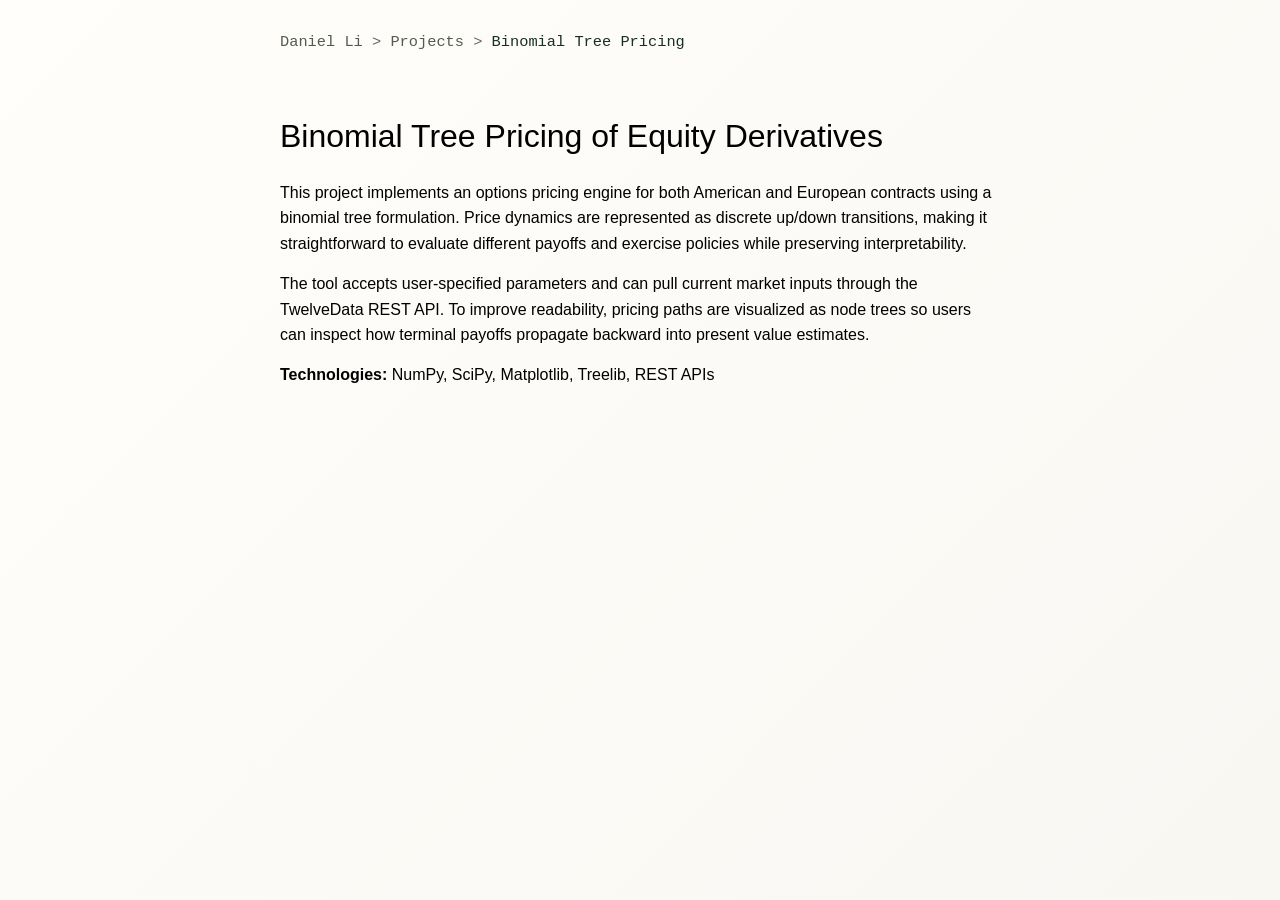
<file: binomial-tree-pricing.html>
<!DOCTYPE html>
<html lang="en">
<head>
    <meta charset="UTF-8">
    <meta name="viewport" content="width=device-width, initial-scale=1.0">
    <title>Binomial Tree Pricing | Daniel Li</title>
    <link rel="icon" type="image/webp" href="favicon.webp">
    <link rel="stylesheet" href="styles.css?v=detail-layout">
</head>
<body class="detail-page">
    <header>
        <div class="breadcrumb">
            <a href="index.html">Daniel Li</a> > <a href="projects.html">Projects</a> > <span>Binomial Tree Pricing</span>
        </div>
    </header>

    <main>
        <section class="page-header">
            <h2>Binomial Tree Pricing of Equity Derivatives</h2>
        </section>

        <section class="project-card">
            <p>This project implements an options pricing engine for both American and European contracts using a binomial tree formulation. Price dynamics are represented as discrete up/down transitions, making it straightforward to evaluate different payoffs and exercise policies while preserving interpretability.</p>
            <p>The tool accepts user-specified parameters and can pull current market inputs through the TwelveData REST API. To improve readability, pricing paths are visualized as node trees so users can inspect how terminal payoffs propagate backward into present value estimates.</p>
            <p><strong>Technologies:</strong> NumPy, SciPy, Matplotlib, Treelib, REST APIs</p>
        </section>
    </main>
</body>
</html>
</file>
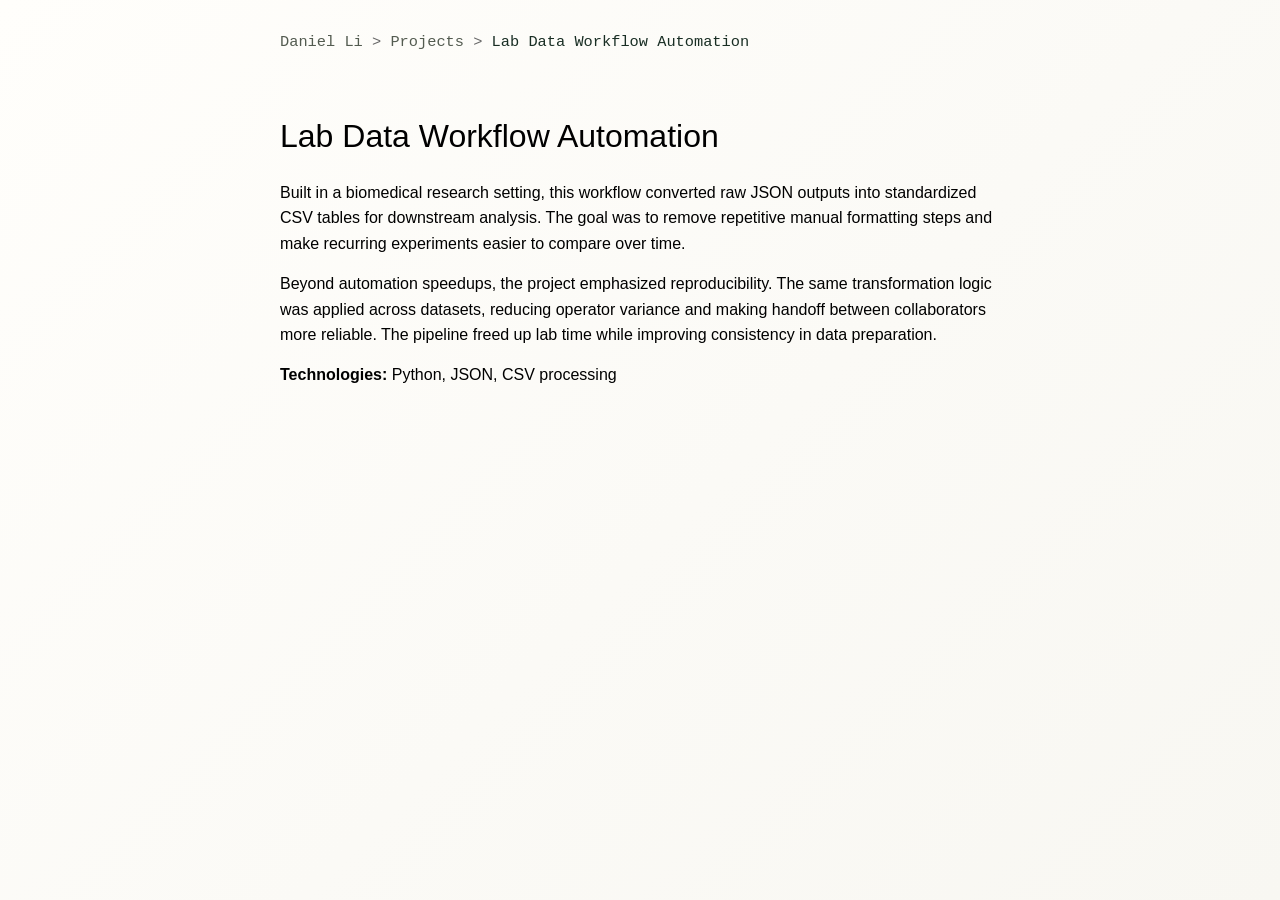
<file: lab-data-workflow-automation.html>
<!DOCTYPE html>
<html lang="en">
<head>
    <meta charset="UTF-8">
    <meta name="viewport" content="width=device-width, initial-scale=1.0">
    <title>Lab Data Workflow Automation | Daniel Li</title>
    <link rel="icon" type="image/webp" href="favicon.webp">
    <link rel="stylesheet" href="styles.css?v=detail-layout">
</head>
<body class="detail-page">
    <header>
        <div class="breadcrumb">
            <a href="index.html">Daniel Li</a> > <a href="projects.html">Projects</a> > <span>Lab Data Workflow Automation</span>
        </div>
    </header>

    <main>
        <section class="page-header">
            <h2>Lab Data Workflow Automation</h2>
        </section>

        <section class="project-card">
            <p>Built in a biomedical research setting, this workflow converted raw JSON outputs into standardized CSV tables for downstream analysis. The goal was to remove repetitive manual formatting steps and make recurring experiments easier to compare over time.</p>
            <p>Beyond automation speedups, the project emphasized reproducibility. The same transformation logic was applied across datasets, reducing operator variance and making handoff between collaborators more reliable. The pipeline freed up lab time while improving consistency in data preparation.</p>
            <p><strong>Technologies:</strong> Python, JSON, CSV processing</p>
        </section>
    </main>
</body>
</html>
</file>
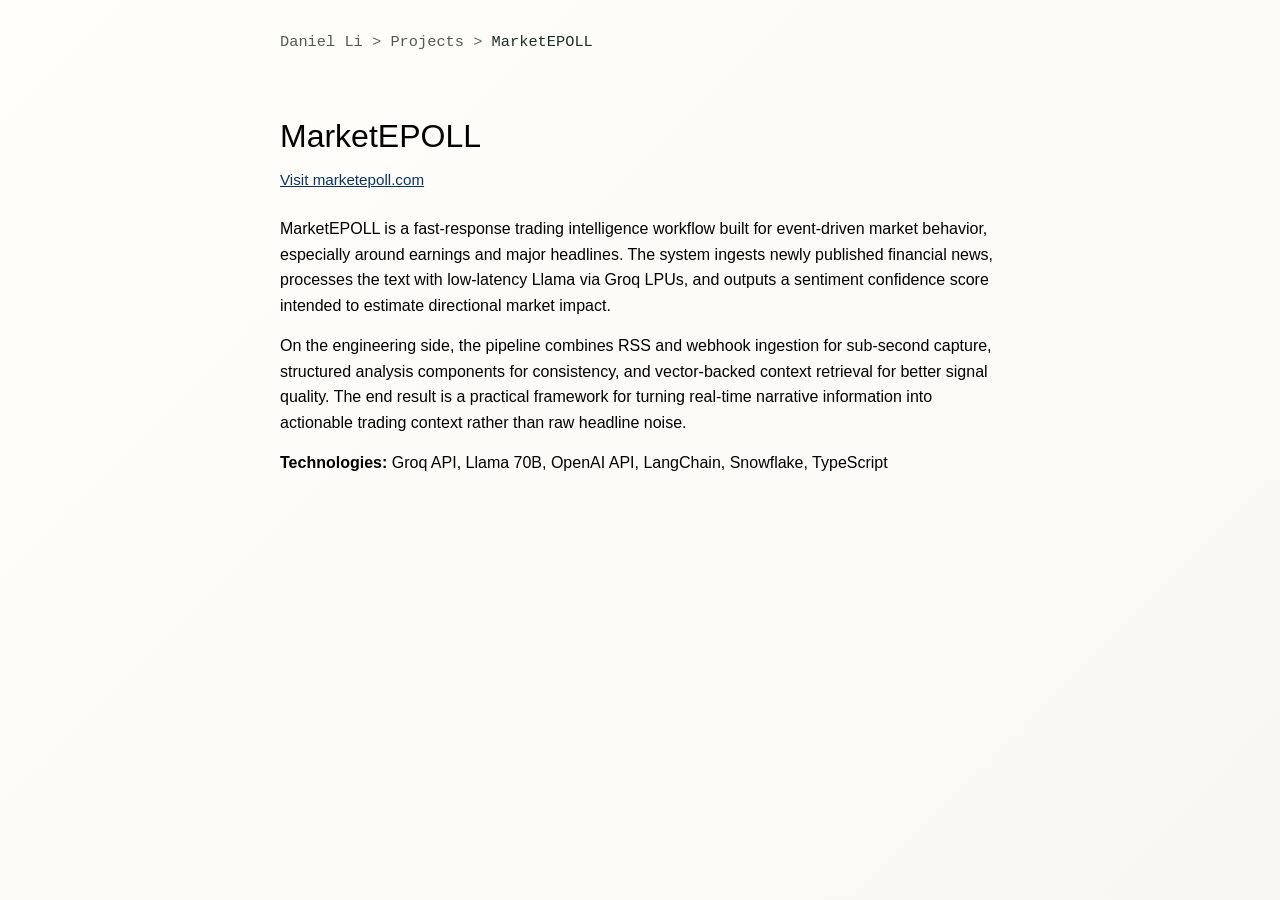
<file: marketepoll.html>
<!DOCTYPE html>
<html lang="en">
<head>
    <meta charset="UTF-8">
    <meta name="viewport" content="width=device-width, initial-scale=1.0">
    <title>MarketEPOLL | Daniel Li</title>
    <link rel="icon" type="image/webp" href="favicon.webp">
    <link rel="stylesheet" href="styles.css?v=detail-layout">
</head>
<body class="detail-page">
    <header>
        <div class="breadcrumb">
            <a href="index.html">Daniel Li</a> > <a href="projects.html">Projects</a> > <span>MarketEPOLL</span>
        </div>
    </header>

    <main>
        <section class="page-header">
            <h2>MarketEPOLL</h2>
            <p><a href="https://www.marketepoll.com/" target="_blank" rel="noopener noreferrer">Visit marketepoll.com</a></p>
        </section>

        <section class="project-card">
            <p>MarketEPOLL is a fast-response trading intelligence workflow built for event-driven market behavior, especially around earnings and major headlines. The system ingests newly published financial news, processes the text with low-latency Llama via Groq LPUs, and outputs a sentiment confidence score intended to estimate directional market impact.</p>
            <p>On the engineering side, the pipeline combines RSS and webhook ingestion for sub-second capture, structured analysis components for consistency, and vector-backed context retrieval for better signal quality. The end result is a practical framework for turning real-time narrative information into actionable trading context rather than raw headline noise.</p>
            <p><strong>Technologies:</strong> Groq API, Llama 70B, OpenAI API, LangChain, Snowflake, TypeScript</p>
        </section>
    </main>
</body>
</html>
</file>
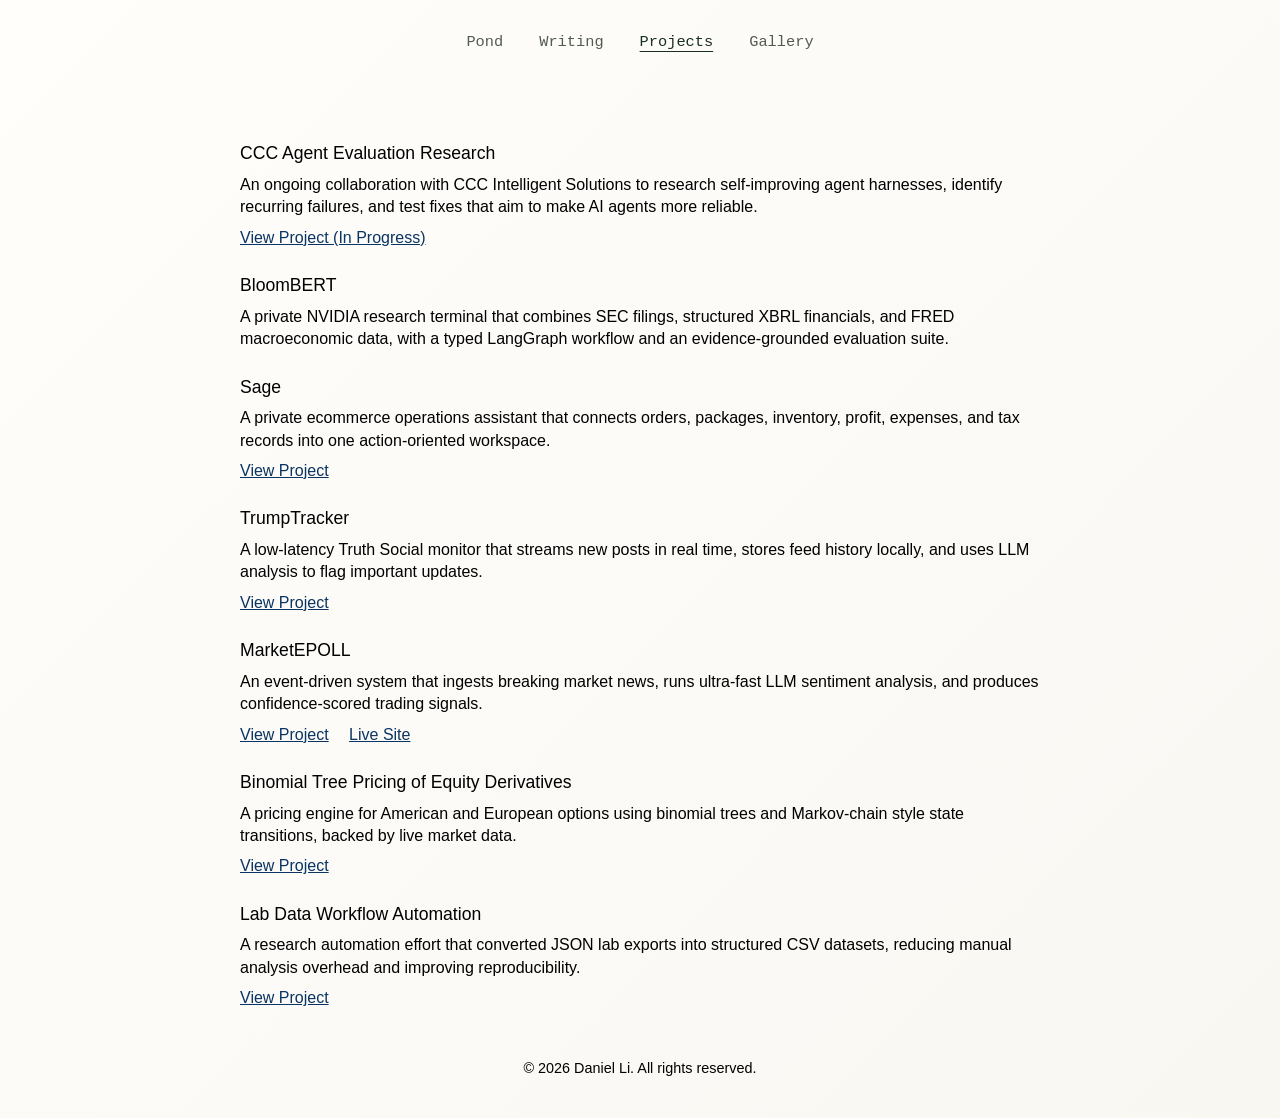
<file: projects.html>
<!DOCTYPE html>
<html lang="en">
<head>
    <meta charset="UTF-8">
    <meta name="viewport" content="width=device-width, initial-scale=1.0">
    <title>Daniel Li Projects</title>
    <link rel="icon" type="image/webp" href="favicon.webp">
    <link rel="stylesheet" href="styles.css?v=nav-type">
</head>
<body class="section-page">
    <header class="home-header">
        <nav aria-label="Main navigation">
            <a href="index.html">Pond</a>
            <a href="writings.html">Writing</a>
            <a href="projects.html" aria-current="page">Projects</a>
            <a href="paintings.html">Gallery</a>
        </nav>
    </header>

    <main>
        <section class="projects-grid">
            <article class="project-card" id="ccc">
                <h3>CCC Agent Evaluation Research</h3>
                <p class="project-description">An ongoing collaboration with CCC Intelligent Solutions to research self-improving agent harnesses, identify recurring failures, and test fixes that aim to make AI agents more reliable.</p>
                <div class="project-links">
                    <a href="weakness-mining-engine.html" class="btn">View Project (In Progress)</a>
                </div>
            </article>

            <article class="project-card">
                <h3>BloomBERT</h3>
                <p class="project-description">A private NVIDIA research terminal that combines SEC filings, structured XBRL financials, and FRED macroeconomic data, with a typed LangGraph workflow and an evidence-grounded evaluation suite.</p>
            </article>

            <article class="project-card">
                <h3>Sage</h3>
                <p class="project-description">A private ecommerce operations assistant that connects orders, packages, inventory, profit, expenses, and tax records into one action-oriented workspace.</p>
                <div class="project-links">
                    <a href="Essay_Folder/building-sage-an-ecommerce-assistant-for-the-messy-parts-of-reselling.html" class="btn">View Project</a>
                </div>
            </article>

            <article class="project-card">
                <h3>TrumpTracker</h3>
                <p class="project-description">A low-latency Truth Social monitor that streams new posts in real time, stores feed history locally, and uses LLM analysis to flag important updates.</p>
                <div class="project-links">
                    <a href="trumptracker.html" class="btn">View Project</a>
                </div>
            </article>

            <article class="project-card">
                <h3>MarketEPOLL</h3>
                <p class="project-description">An event-driven system that ingests breaking market news, runs ultra-fast LLM sentiment analysis, and produces confidence-scored trading signals.</p>
                <div class="project-links">
                    <a href="marketepoll.html" class="btn">View Project</a>
                    <a href="https://www.marketepoll.com/" class="btn secondary" target="_blank" rel="noopener noreferrer">Live Site</a>
                </div>
            </article>

            <article class="project-card">
                <h3>Binomial Tree Pricing of Equity Derivatives</h3>
                <p class="project-description">A pricing engine for American and European options using binomial trees and Markov-chain style state transitions, backed by live market data.</p>
                <div class="project-links">
                    <a href="binomial-tree-pricing.html" class="btn">View Project</a>
                </div>
            </article>

            <article class="project-card">
                <h3>Lab Data Workflow Automation</h3>
                <p class="project-description">A research automation effort that converted JSON lab exports into structured CSV datasets, reducing manual analysis overhead and improving reproducibility.</p>
                <div class="project-links">
                    <a href="lab-data-workflow-automation.html" class="btn">View Project</a>
                </div>
            </article>
        </section>
    </main>

    <footer>
        <p>&copy; 2026 Daniel Li. All rights reserved.</p>
    </footer>
</body>
</html>
</file>
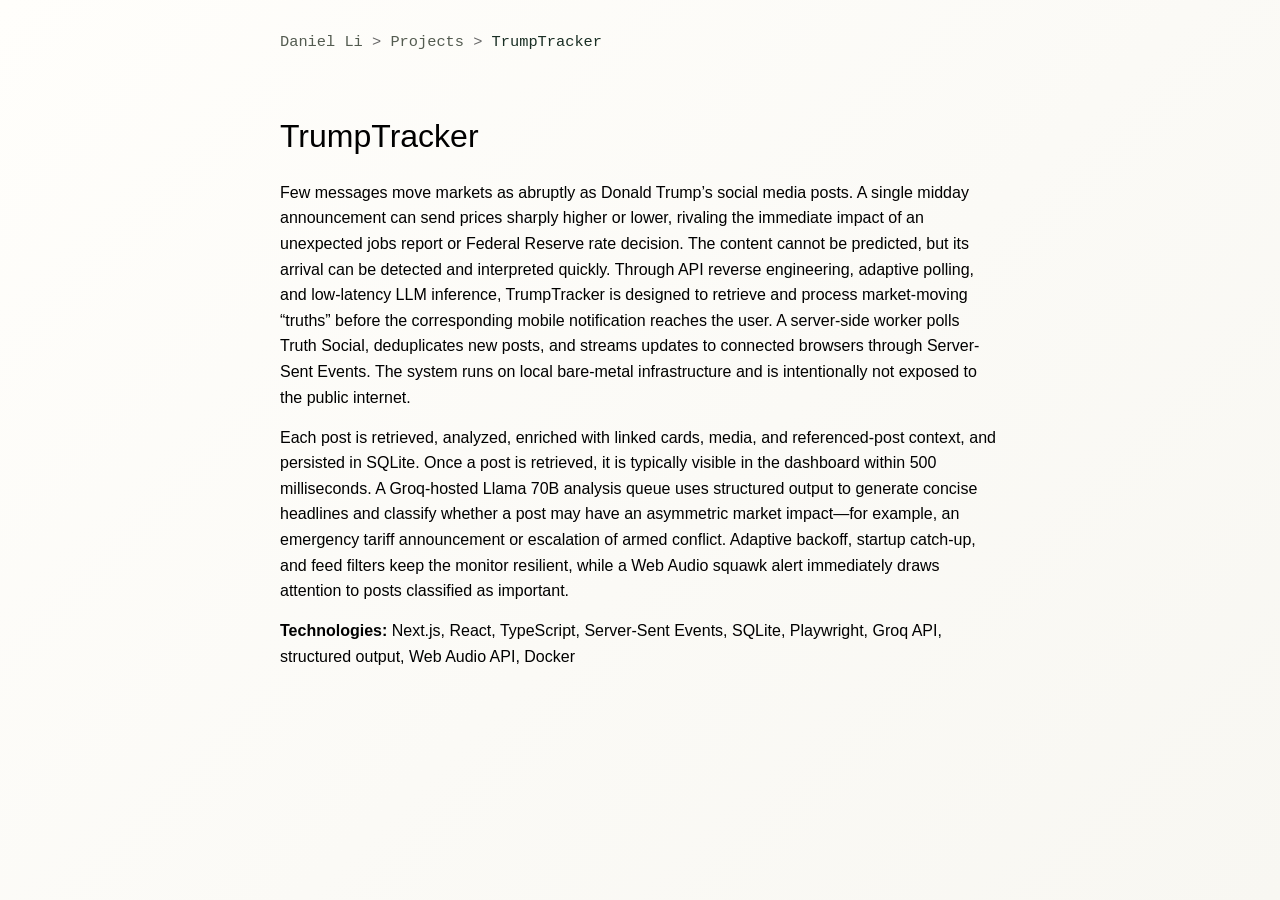
<file: trumptracker.html>
<!DOCTYPE html>
<html lang="en">
<head>
    <meta charset="UTF-8">
    <meta name="viewport" content="width=device-width, initial-scale=1.0">
    <title>TrumpTracker | Daniel Li</title>
    <link rel="icon" type="image/webp" href="favicon.webp">
    <link rel="stylesheet" href="styles.css?v=detail-layout">
</head>
<body class="detail-page">
    <header>
        <div class="breadcrumb">
            <a href="index.html">Daniel Li</a> > <a href="projects.html">Projects</a> > <span>TrumpTracker</span>
        </div>
    </header>

    <main>
        <section class="page-header">
            <h2>TrumpTracker</h2>
        </section>

        <section class="project-card">
            <p>Few messages move markets as abruptly as Donald Trump’s social media posts. A single midday announcement can send prices sharply higher or lower, rivaling the immediate impact of an unexpected jobs report or Federal Reserve rate decision. The content cannot be predicted, but its arrival can be detected and interpreted quickly. Through API reverse engineering, adaptive polling, and low-latency LLM inference, TrumpTracker is designed to retrieve and process market-moving “truths” before the corresponding mobile notification reaches the user. A server-side worker polls Truth Social, deduplicates new posts, and streams updates to connected browsers through Server-Sent Events. The system runs on local bare-metal infrastructure and is intentionally not exposed to the public internet.</p>
            <p>Each post is retrieved, analyzed, enriched with linked cards, media, and referenced-post context, and persisted in SQLite. Once a post is retrieved, it is typically visible in the dashboard within 500 milliseconds. A Groq-hosted Llama 70B analysis queue uses structured output to generate concise headlines and classify whether a post may have an asymmetric market impact—for example, an emergency tariff announcement or escalation of armed conflict. Adaptive backoff, startup catch-up, and feed filters keep the monitor resilient, while a Web Audio squawk alert immediately draws attention to posts classified as important.</p>
            <p><strong>Technologies:</strong> Next.js, React, TypeScript, Server-Sent Events, SQLite, Playwright, Groq API, structured output, Web Audio API, Docker</p>
        </section>
    </main>
</body>
</html>
</file>
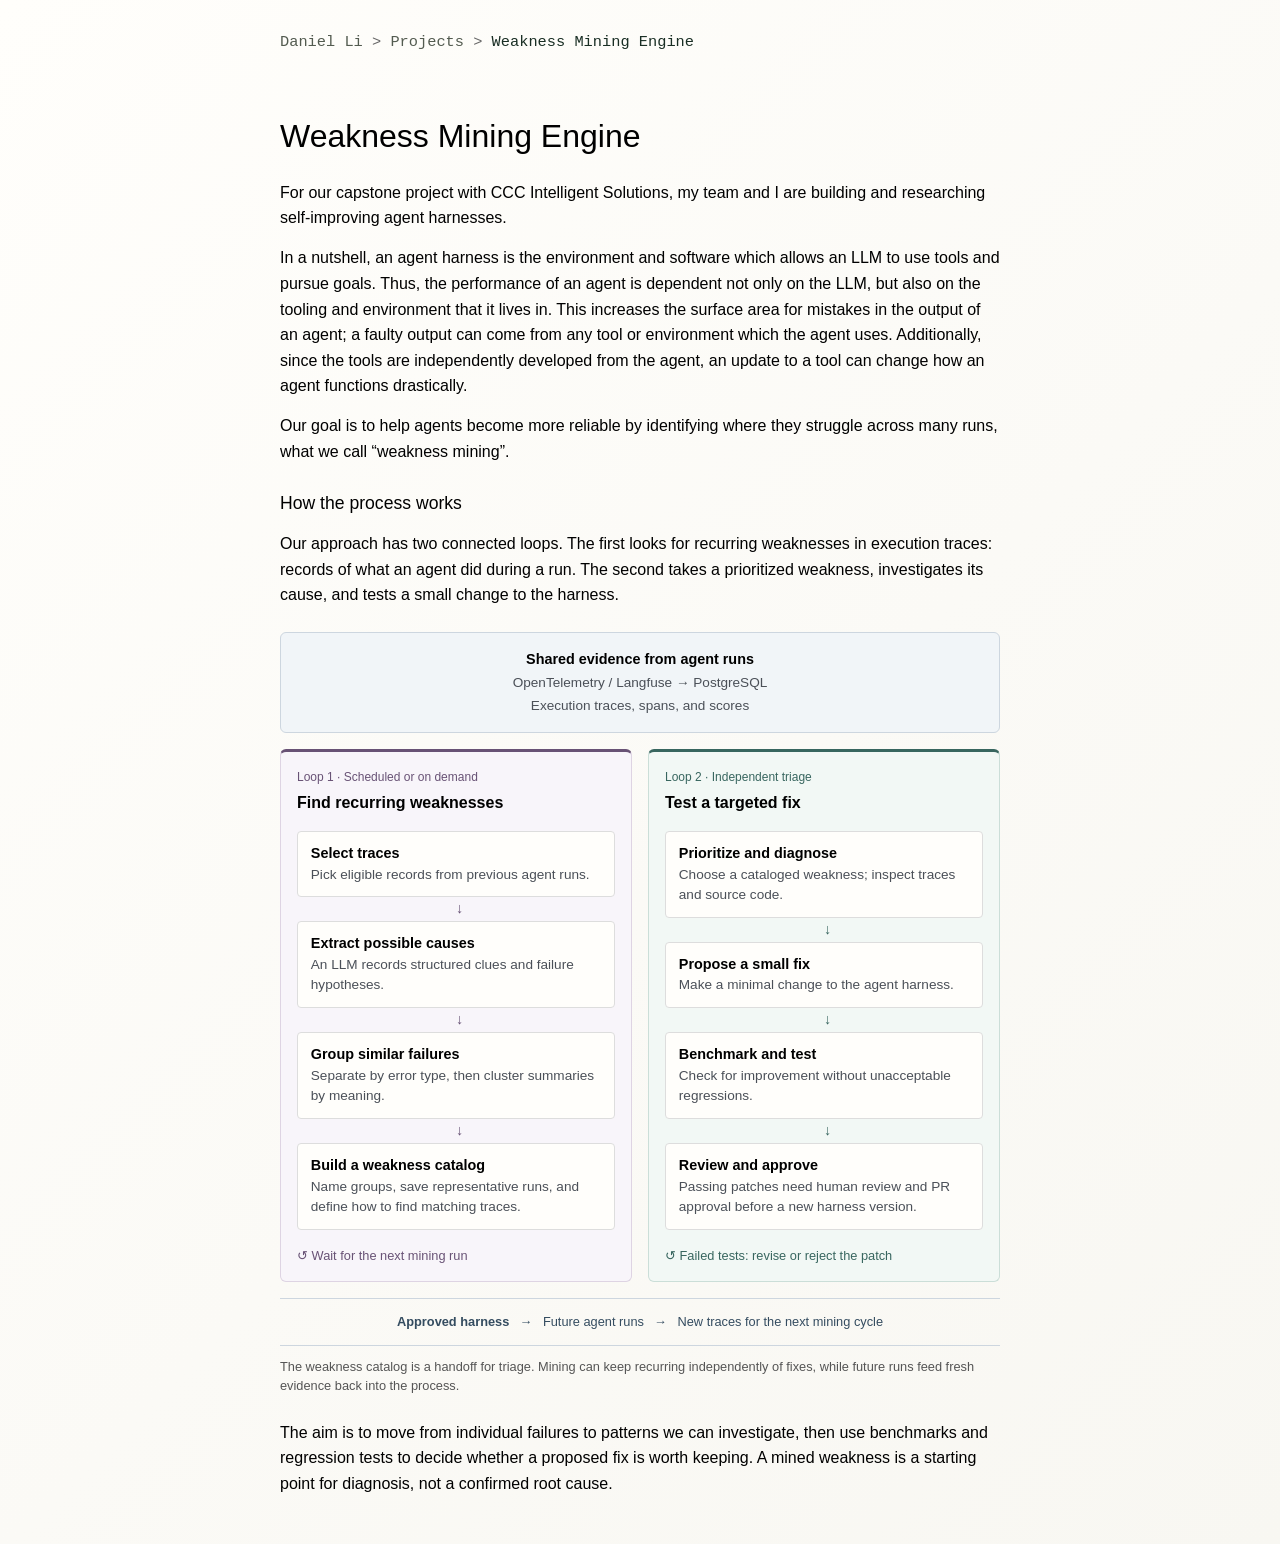
<file: weakness-mining-engine.html>
<!DOCTYPE html>
<html lang="en">
<head>
    <meta charset="UTF-8">
    <meta name="viewport" content="width=device-width, initial-scale=1.0">
    <title>Weakness Mining Engine | Daniel Li</title>
    <link rel="icon" type="image/webp" href="favicon.webp">
    <link rel="stylesheet" href="styles.css?v=detail-layout">
</head>
<body class="detail-page">
    <header>
        <div class="breadcrumb">
            <a href="index.html">Daniel Li</a> > <a href="projects.html">Projects</a> > <span>Weakness Mining Engine</span>
        </div>
    </header>

    <main>
        <section class="page-header">
            <h2>Weakness Mining Engine</h2>
        </section>

        <section class="project-card">
            <p>For our capstone project with CCC Intelligent Solutions, my team and I are building and researching self-improving agent harnesses.</p>

            <p>In a nutshell, an agent harness is the environment and software which allows an LLM to use tools and pursue goals. Thus, the performance of an agent is dependent not only on the LLM, but also on the tooling and environment that it lives in. This increases the surface area for mistakes in the output of an agent; a faulty output can come from any tool or environment which the agent uses. Additionally, since the tools are independently developed from the agent, an update to a tool can change how an agent functions drastically.</p>

            <p>Our goal is to help agents become more reliable by identifying where they struggle across many runs, what we call &ldquo;weakness mining&rdquo;.</p>
        </section>

        <section class="project-card">
            <h3>How the process works</h3>
            <p>Our approach has two connected loops. The first looks for recurring weaknesses in execution traces: records of what an agent did during a run. The second takes a prioritized weakness, investigates its cause, and tests a small change to the harness.</p>

            <figure class="ccc-workflow" aria-labelledby="ccc-workflow-caption">
                <div class="ccc-evidence">
                    <strong>Shared evidence from agent runs</strong>
                    <span>OpenTelemetry / Langfuse &rarr; PostgreSQL</span>
                    <span>Execution traces, spans, and scores</span>
                </div>

                <div class="ccc-loops">
                    <section class="ccc-loop ccc-loop-mining" aria-labelledby="ccc-mining-title">
                        <p class="ccc-loop-label">Loop 1 &middot; Scheduled or on demand</p>
                        <h4 id="ccc-mining-title">Find recurring weaknesses</h4>
                        <ol class="ccc-steps">
                            <li>
                                <strong>Select traces</strong>
                                <span>Pick eligible records from previous agent runs.</span>
                            </li>
                            <li>
                                <strong>Extract possible causes</strong>
                                <span>An LLM records structured clues and failure hypotheses.</span>
                            </li>
                            <li>
                                <strong>Group similar failures</strong>
                                <span>Separate by error type, then cluster summaries by meaning.</span>
                            </li>
                            <li>
                                <strong>Build a weakness catalog</strong>
                                <span>Name groups, save representative runs, and define how to find matching traces.</span>
                            </li>
                        </ol>
                        <p class="ccc-repeat"><span aria-hidden="true">&#8634;</span> Wait for the next mining run</p>
                    </section>

                    <section class="ccc-loop ccc-loop-fixing" aria-labelledby="ccc-fixing-title">
                        <p class="ccc-loop-label">Loop 2 &middot; Independent triage</p>
                        <h4 id="ccc-fixing-title">Test a targeted fix</h4>
                        <ol class="ccc-steps">
                            <li>
                                <strong>Prioritize and diagnose</strong>
                                <span>Choose a cataloged weakness; inspect traces and source code.</span>
                            </li>
                            <li>
                                <strong>Propose a small fix</strong>
                                <span>Make a minimal change to the agent harness.</span>
                            </li>
                            <li>
                                <strong>Benchmark and test</strong>
                                <span>Check for improvement without unacceptable regressions.</span>
                            </li>
                            <li>
                                <strong>Review and approve</strong>
                                <span>Passing patches need human review and PR approval before a new harness version.</span>
                            </li>
                        </ol>
                        <p class="ccc-repeat"><span aria-hidden="true">&#8634;</span> Failed tests: revise or reject the patch</p>
                    </section>
                </div>

                <div class="ccc-feedback">
                    <strong>Approved harness</strong>
                    <span aria-hidden="true">&rarr;</span>
                    <span>Future agent runs</span>
                    <span aria-hidden="true">&rarr;</span>
                    <span>New traces for the next mining cycle</span>
                </div>
                <figcaption id="ccc-workflow-caption">The weakness catalog is a handoff for triage. Mining can keep recurring independently of fixes, while future runs feed fresh evidence back into the process.</figcaption>
            </figure>

            <p>The aim is to move from individual failures to patterns we can investigate, then use benchmarks and regression tests to decide whether a proposed fix is worth keeping. A mined weakness is a starting point for diagnosis, not a confirmed root cause.</p>
        </section>
    </main>
</body>
</html>
</file>
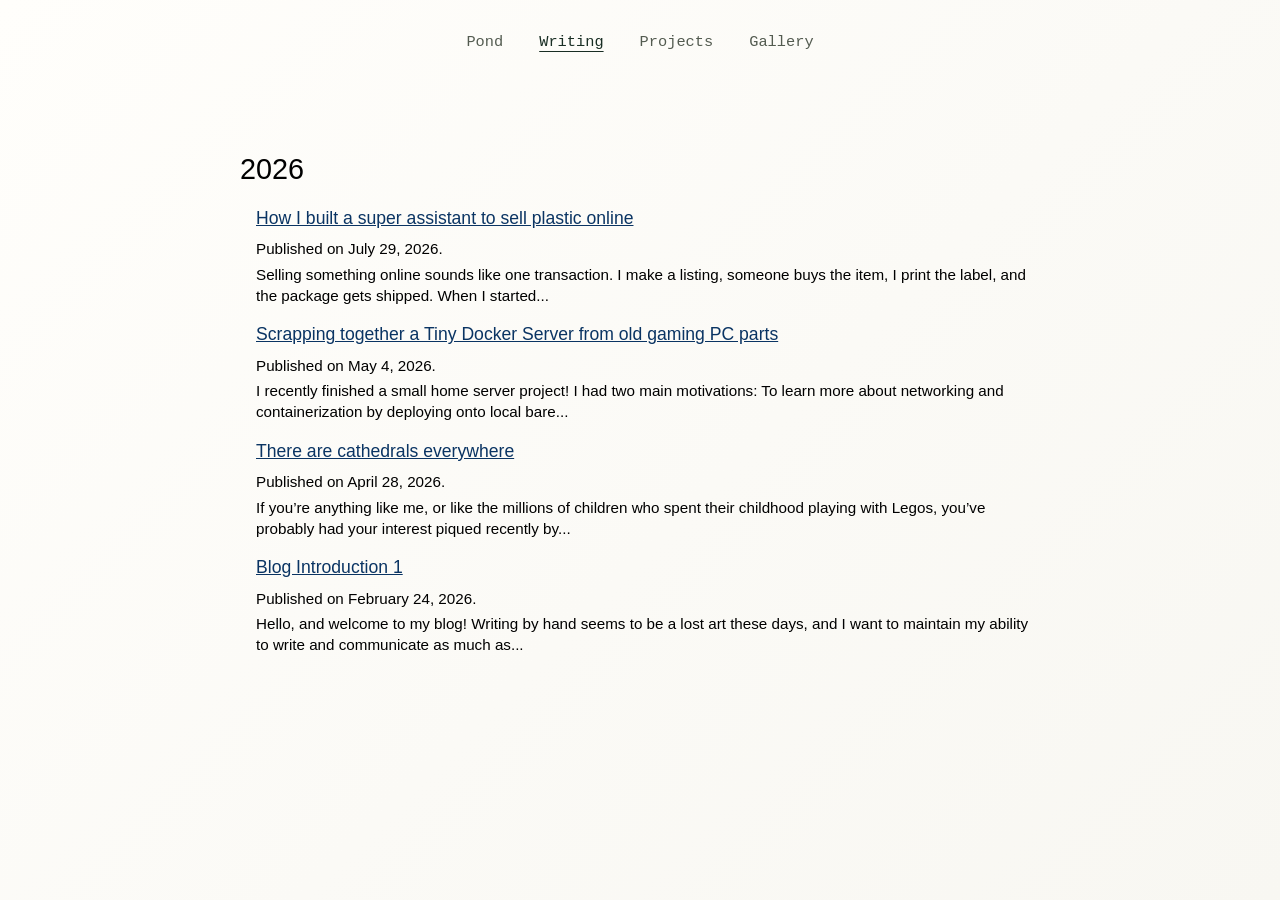
<file: writings.html>
<!DOCTYPE html>
<html lang="en">
<head>
    <meta charset="UTF-8">
    <meta name="viewport" content="width=device-width, initial-scale=1.0">
    <title>Daniel Li Writings</title>
    <link rel="icon" type="image/webp" href="favicon.webp">
    <link rel="stylesheet" href="styles.css?v=nav-type">
</head>
<body class="section-page">
    <header class="home-header">
        <nav aria-label="Main navigation">
            <a href="index.html">Pond</a>
            <a href="writings.html" aria-current="page">Writing</a>
            <a href="projects.html">Projects</a>
            <a href="paintings.html">Gallery</a>
        </nav>
    </header>

    <main>
        <section class="writings-list">
            <div class="year-section">
                <h2>2026</h2>
                <div class="article-item">
                    <h3><a href="Essay_Folder/building-sage-an-ecommerce-assistant-for-the-messy-parts-of-reselling.html">How I built a super assistant to sell plastic online</a></h3>
                    <p class="writing-excerpt">Published on July 29, 2026.</p>
                    <p class="writing-excerpt">Selling something online sounds like one transaction. I make a listing, someone buys the item, I print the label, and the package gets shipped. When I started...</p>
                </div>
                <div class="article-item">
                    <h3><a href="Essay_Folder/scrapping-together-a-tiny-docker-server-from-old-gaming-pc-parts.html">Scrapping together a Tiny Docker Server from old gaming PC parts</a></h3>
                    <p class="writing-excerpt">Published on May 4, 2026.</p>
                    <p class="writing-excerpt">I recently finished a small home server project! I had two main motivations: To learn more about networking and containerization by deploying onto local bare...</p>
                </div>
                <div class="article-item">
                    <h3><a href="Essay_Folder/there-are-cathedrals-everywhere.html">There are cathedrals everywhere</a></h3>
                    <p class="writing-excerpt">Published on April 28, 2026.</p>
                    <p class="writing-excerpt">If you’re anything like me, or like the millions of children who spent their childhood playing with Legos, you’ve probably had your interest piqued recently by...</p>
                </div>
                <div class="article-item">
                    <h3><a href="Essay_Folder/blog-introduction-1.html">Blog Introduction 1</a></h3>
                    <p class="writing-excerpt">Published on February 24, 2026.</p>
                    <p class="writing-excerpt">Hello, and welcome to my blog! Writing by hand seems to be a lost art these days, and I want to maintain my ability to write and communicate as much as...</p>
                </div>
            </div>
        </section>
    </main>

</body>
</html>
</file>
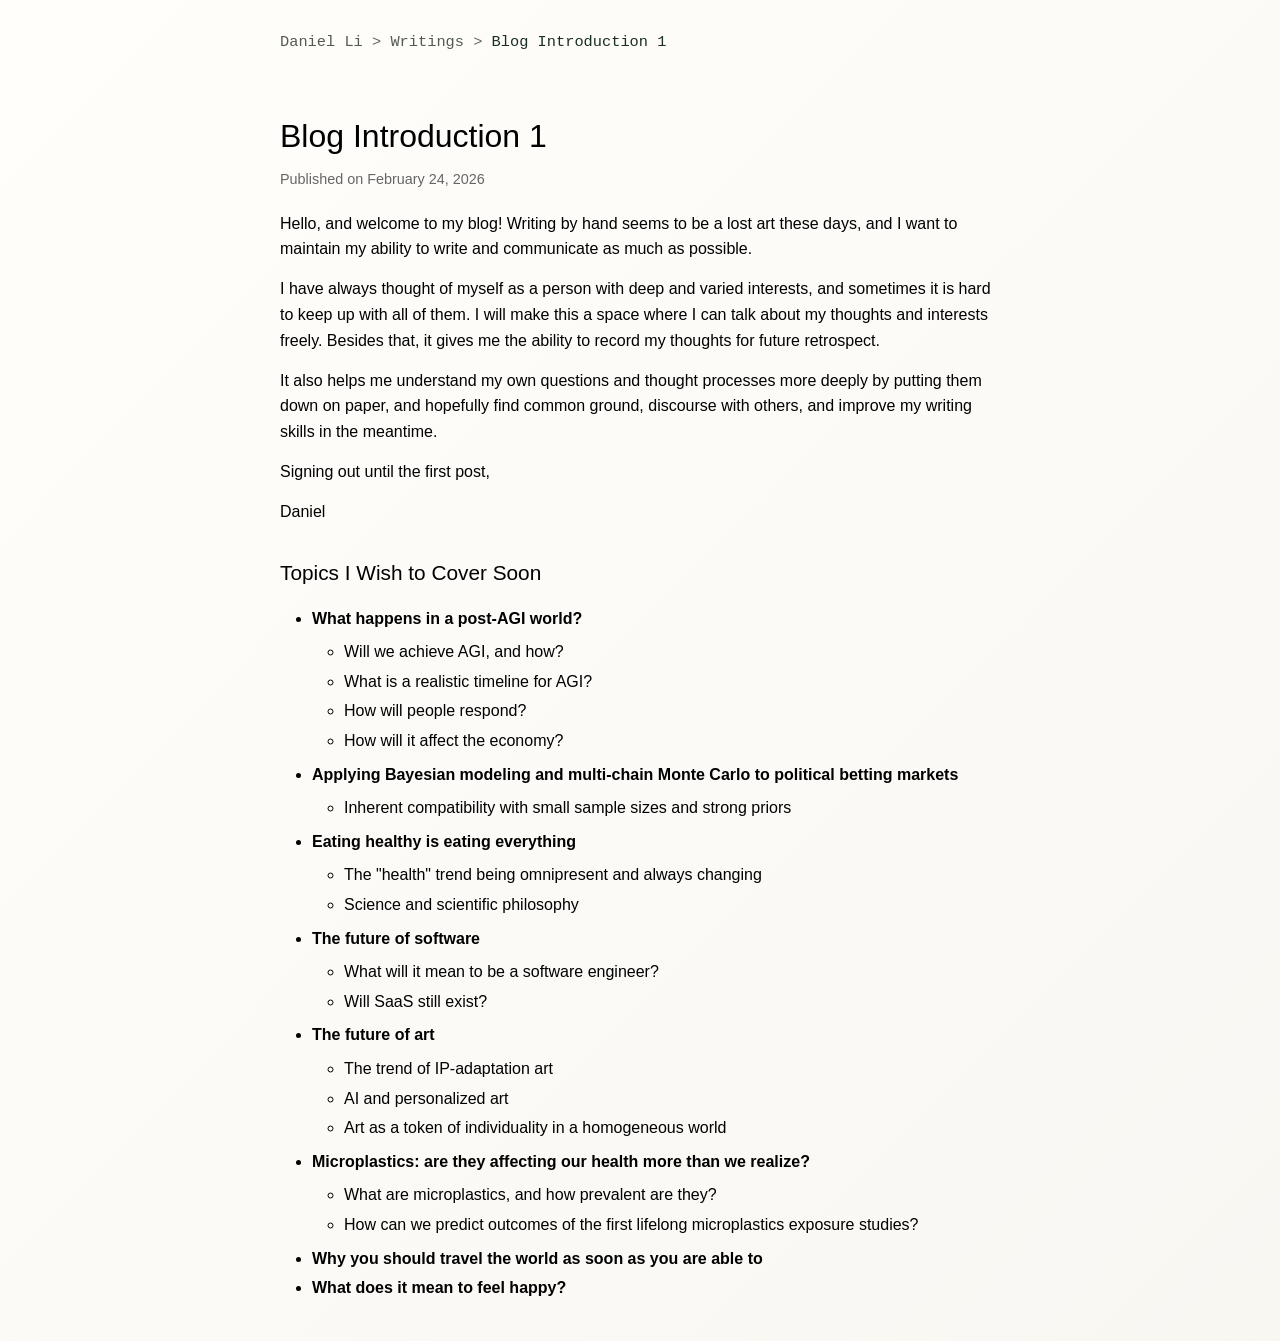
<file: Essay_Folder/blog-introduction-1.html>
<!DOCTYPE html>
<html lang="en">
<head>
    <meta charset="UTF-8">
    <meta name="viewport" content="width=device-width, initial-scale=1.0">
    <title>Blog Introduction 1 - Daniel Li</title>
    <link rel="icon" type="image/webp" href="../favicon.webp">
    <link rel="stylesheet" href="../styles.css?v=detail-layout">
</head>
<body class="detail-page">
    <header>
        <div class="breadcrumb">
            <a href="../index.html">Daniel Li</a> > <a href="../writings.html">Writings</a> > <span>Blog Introduction 1</span>
        </div>
    </header>

    <main>
        <article>
            <h1>Blog Introduction 1</h1>
            <p class="article-meta">Published on February 24, 2026</p>

            <p>Hello, and welcome to my blog! Writing by hand seems to be a lost art these days, and I want to maintain my ability to write and communicate as much as possible.</p>

            <p>I have always thought of myself as a person with deep and varied interests, and sometimes it is hard to keep up with all of them. I will make this a space where I can talk about my thoughts and interests freely. Besides that, it gives me the ability to record my thoughts for future retrospect.</p>

            <p>It also helps me understand my own questions and thought processes more deeply by putting them down on paper, and hopefully find common ground, discourse with others, and improve my writing skills in the meantime.</p>

            <p>Signing out until the first post,</p>
            <p>Daniel</p>

            <h2>Topics I Wish to Cover Soon</h2>
            <ul>
                <li><strong>What happens in a post-AGI world?</strong>
                    <ul>
                        <li>Will we achieve AGI, and how?</li>
                        <li>What is a realistic timeline for AGI?</li>
                        <li>How will people respond?</li>
                        <li>How will it affect the economy?</li>
                    </ul>
                </li>
                <li><strong>Applying Bayesian modeling and multi-chain Monte Carlo to political betting markets</strong>
                    <ul>
                        <li>Inherent compatibility with small sample sizes and strong priors</li>
                    </ul>
                </li>
                <li><strong>Eating healthy is eating everything</strong>
                    <ul>
                        <li>The &quot;health&quot; trend being omnipresent and always changing</li>
                        <li>Science and scientific philosophy</li>
                    </ul>
                </li>
                <li><strong>The future of software</strong>
                    <ul>
                        <li>What will it mean to be a software engineer?</li>
                        <li>Will SaaS still exist?</li>
                    </ul>
                </li>
                <li><strong>The future of art</strong>
                    <ul>
                        <li>The trend of IP-adaptation art</li>
                        <li>AI and personalized art</li>
                        <li>Art as a token of individuality in a homogeneous world</li>
                    </ul>
                </li>
                <li><strong>Microplastics: are they affecting our health more than we realize?</strong>
                    <ul>
                        <li>What are microplastics, and how prevalent are they?</li>
                        <li>How can we predict outcomes of the first lifelong microplastics exposure studies?</li>
                    </ul>
                </li>
                <li><strong>Why you should travel the world as soon as you are able to</strong></li>
                <li><strong>What does it mean to feel happy?</strong></li>
            </ul>
        </article>
    </main>
</body>
</html>
</file>
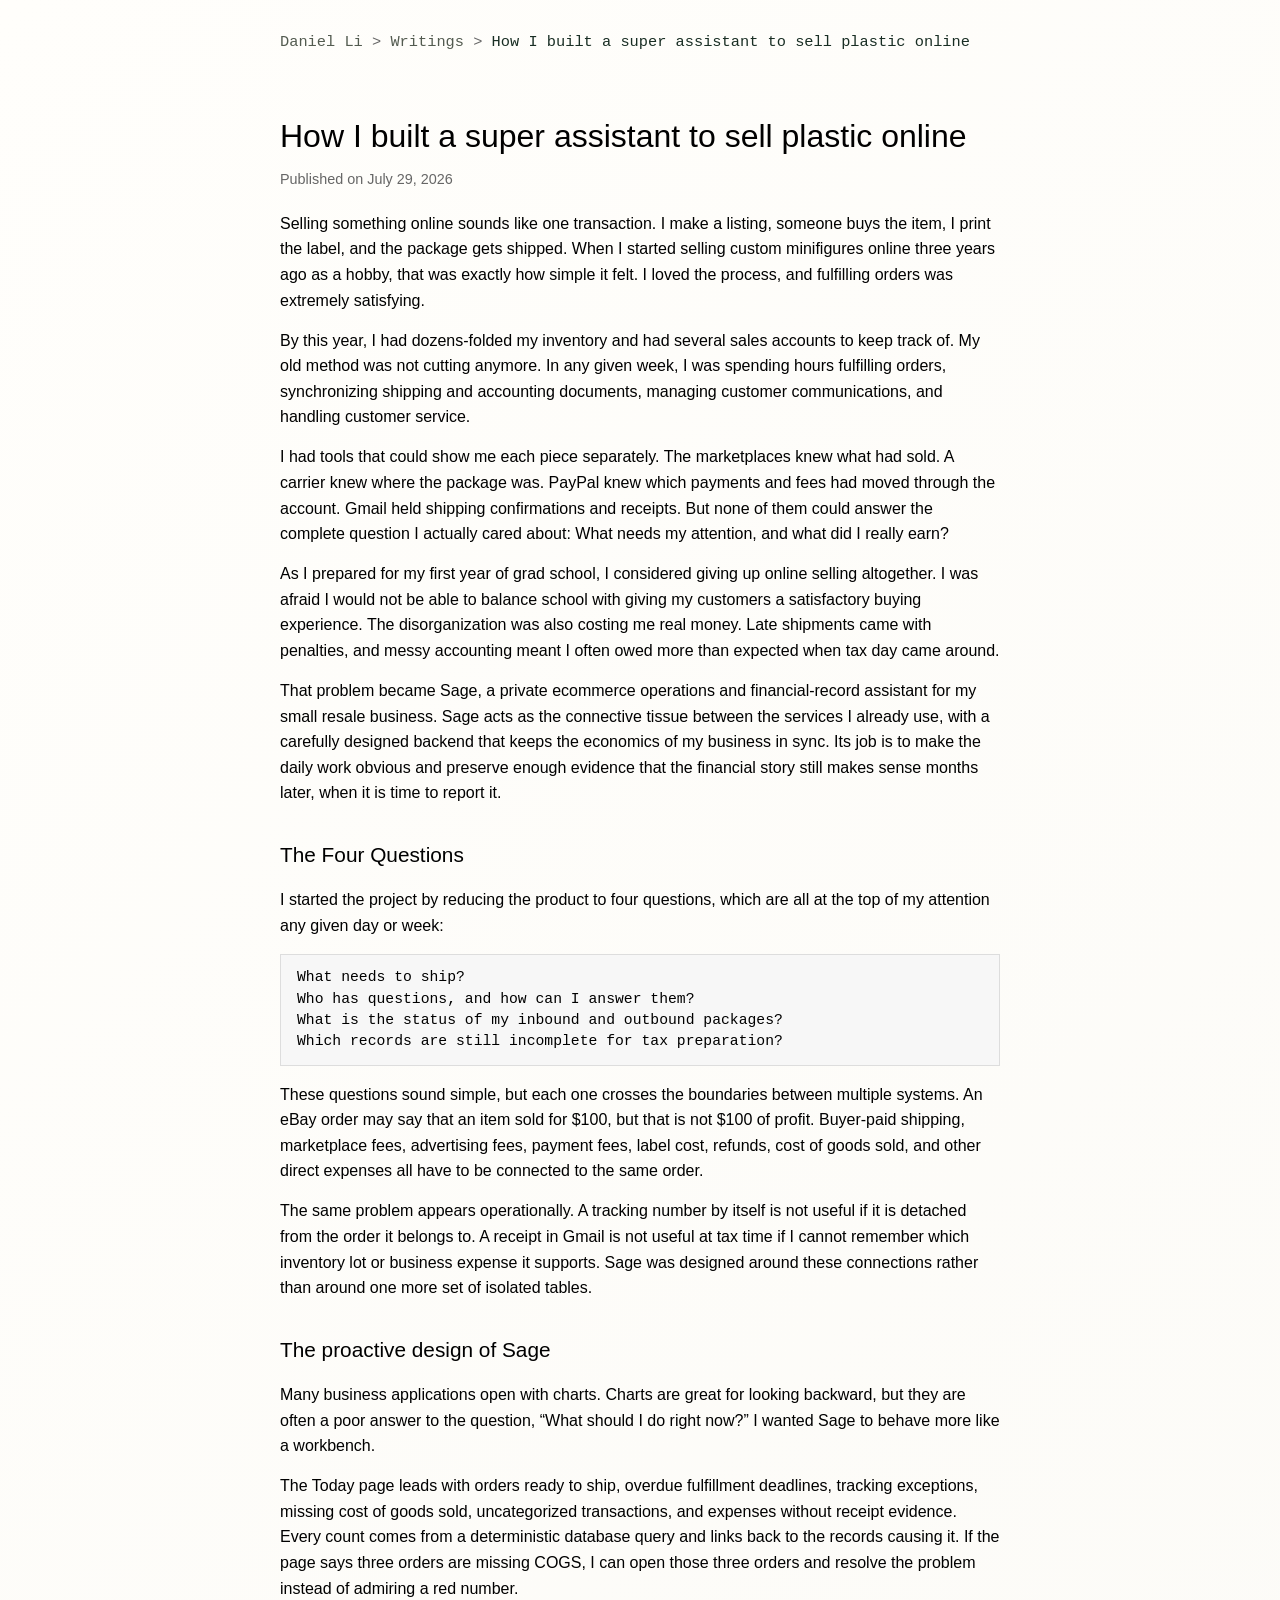
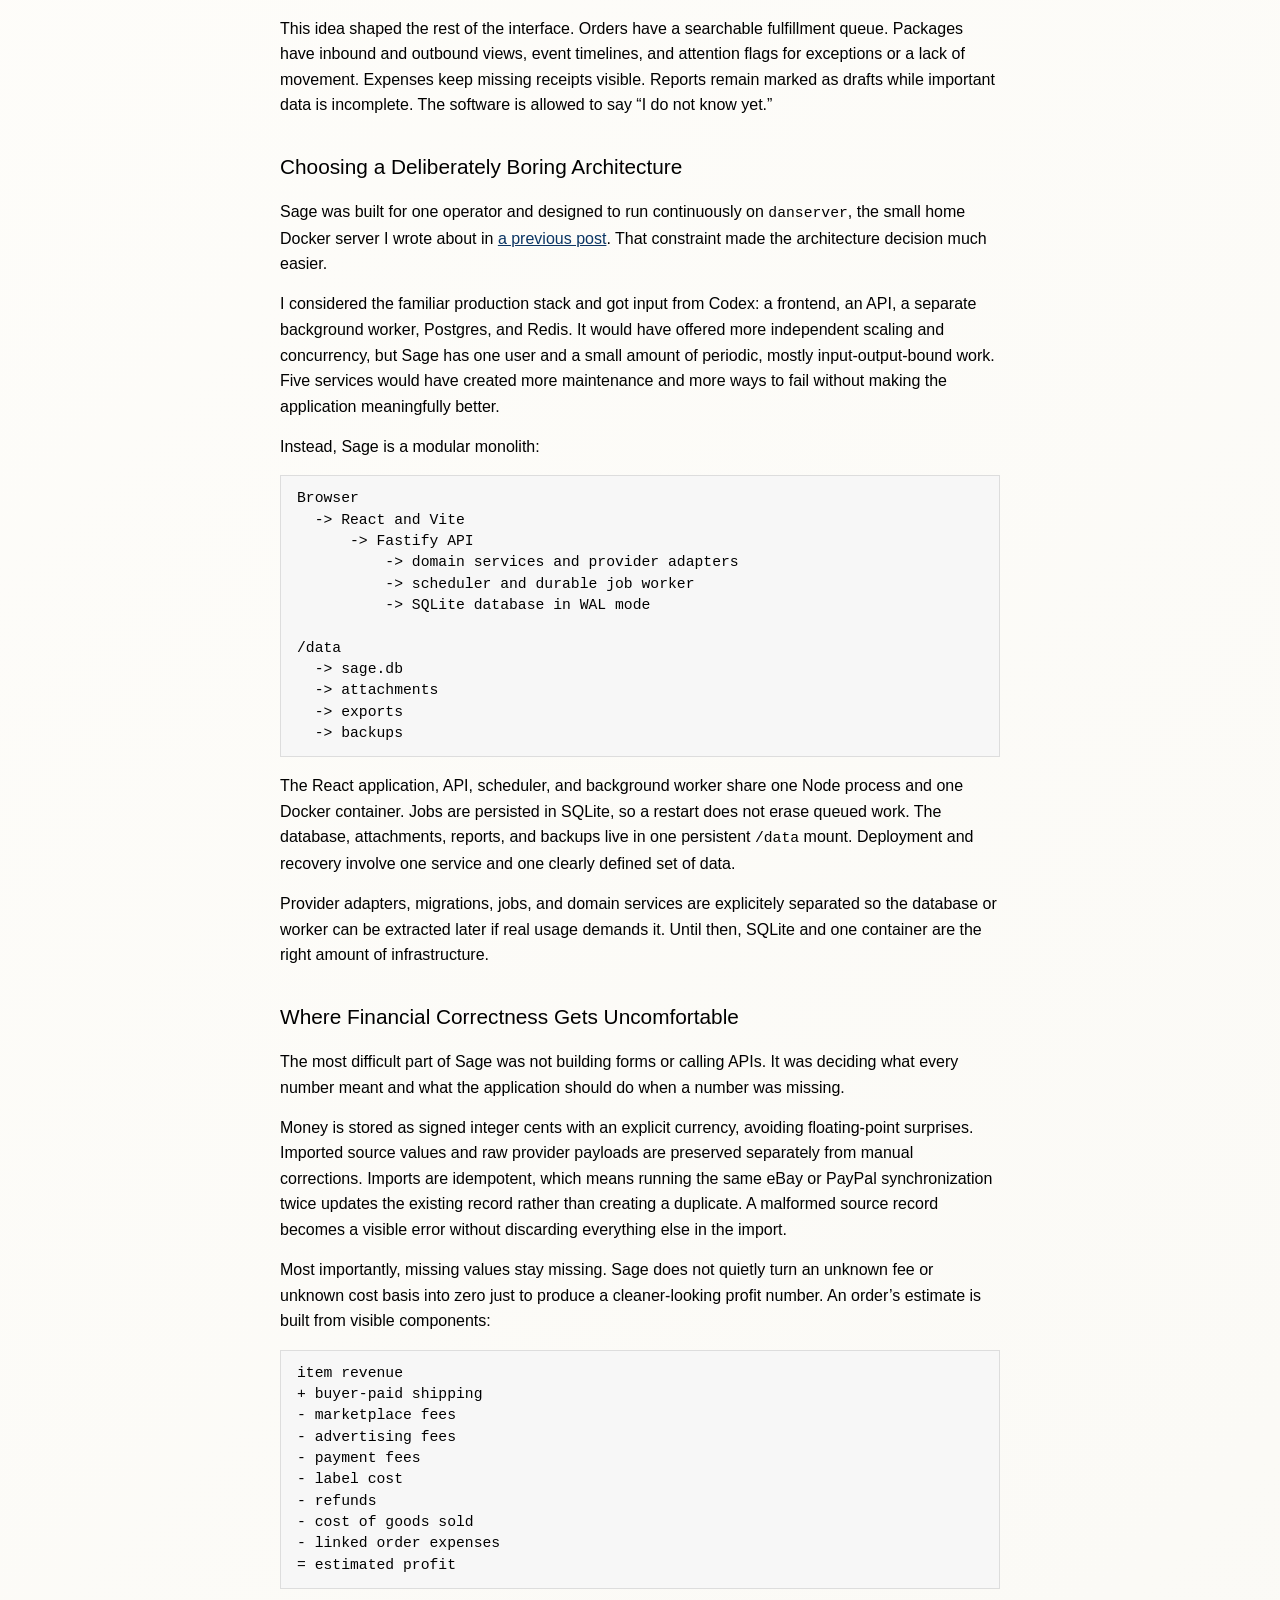
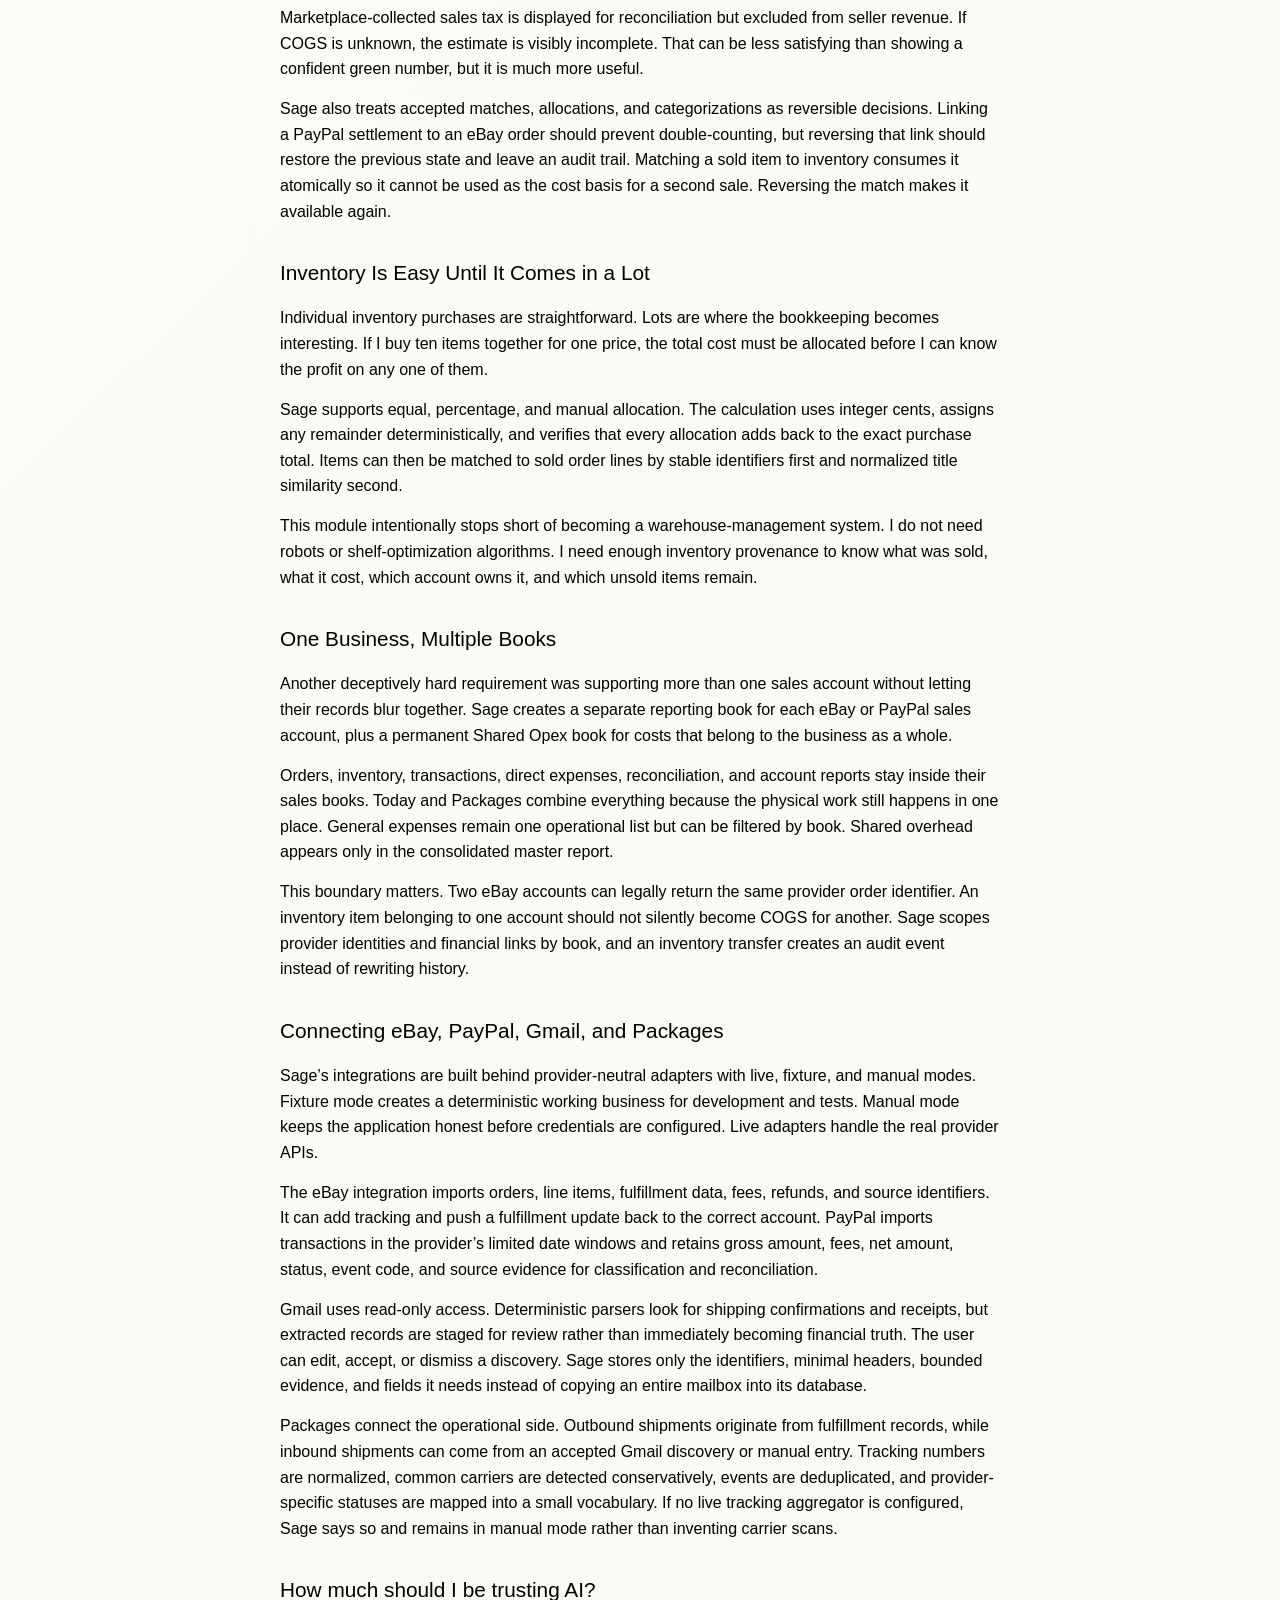
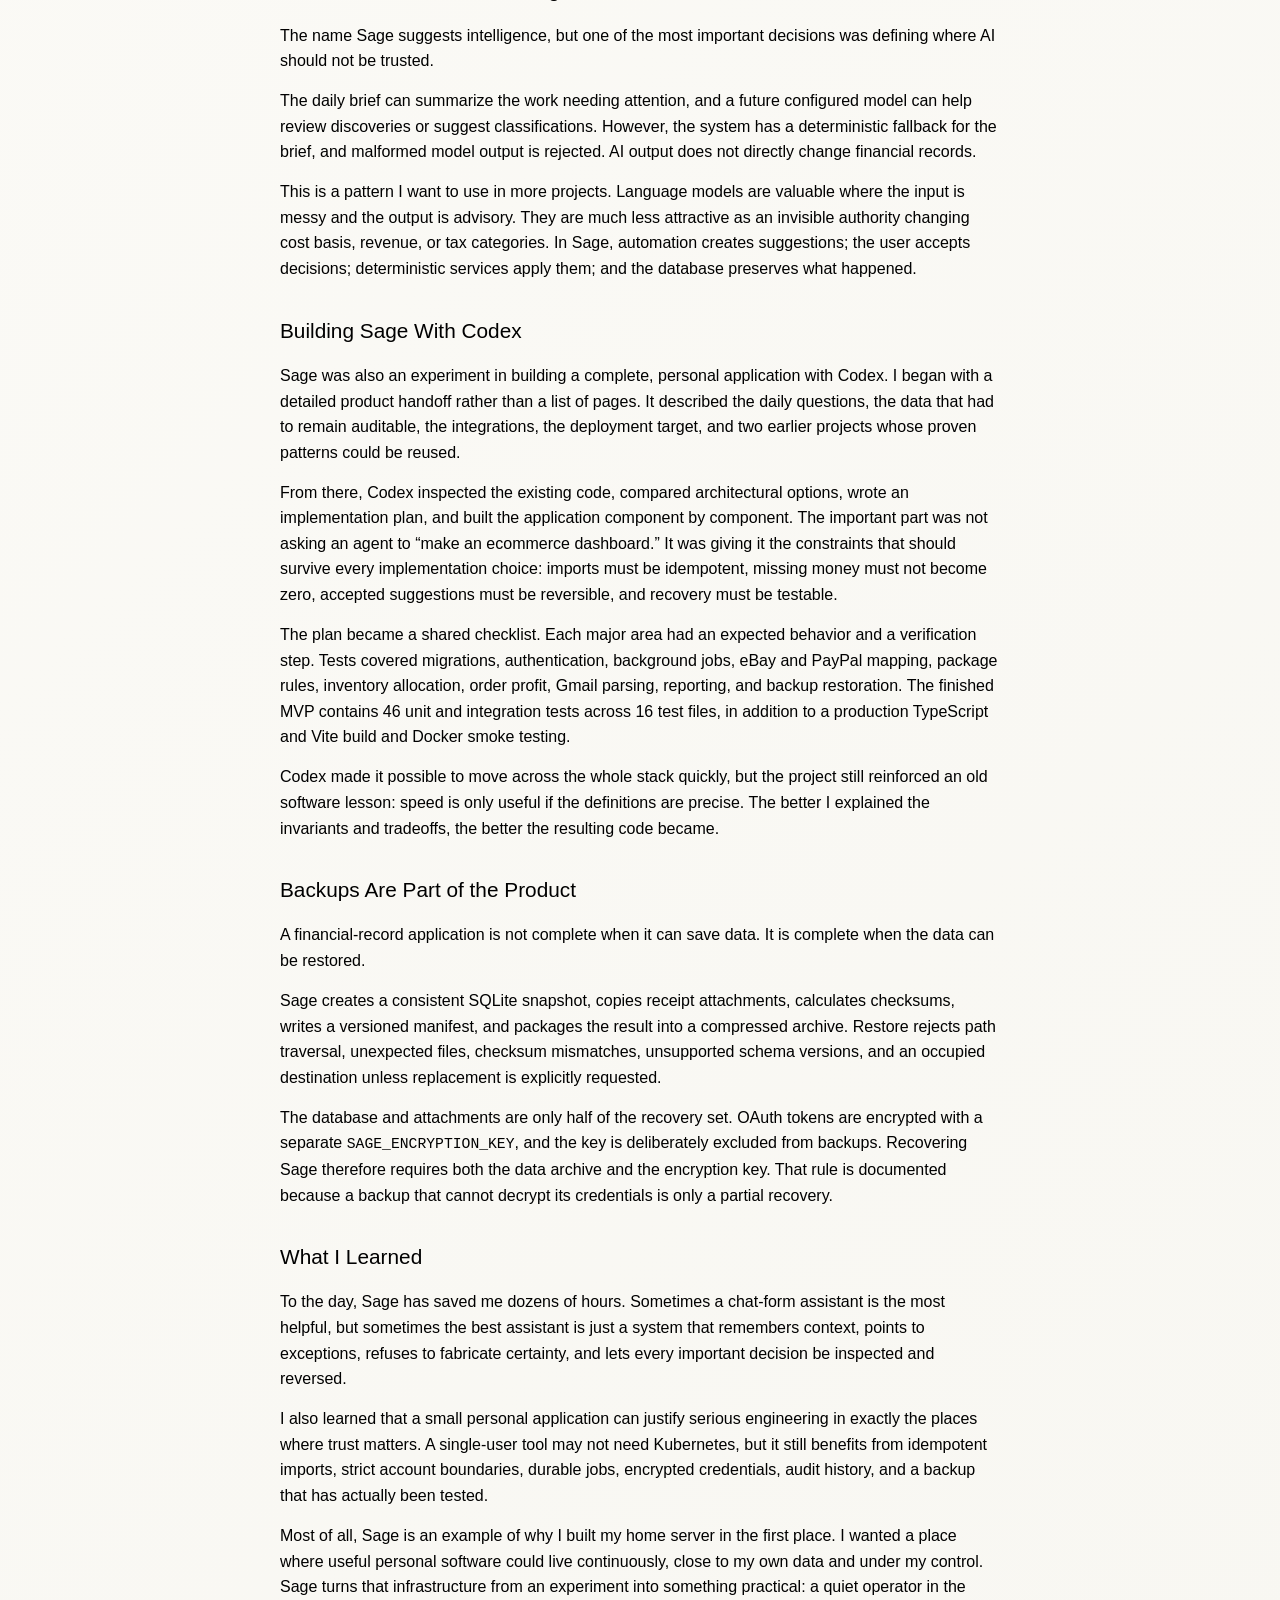
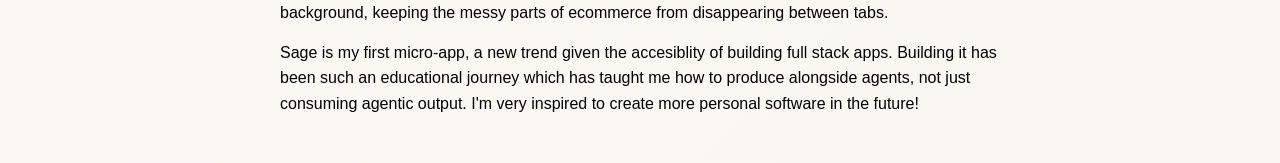
<file: Essay_Folder/building-sage-an-ecommerce-assistant-for-the-messy-parts-of-reselling.html>
<!DOCTYPE html>
<html lang="en">
<head>
    <meta charset="UTF-8">
    <meta name="viewport" content="width=device-width, initial-scale=1.0">
    <title>How I built a super assistant to sell plastic online - Daniel Li</title>
    <meta name="post:title" content="How I built a super assistant to sell plastic online">
    <meta name="post:date" content="2026-07-29">
    <meta name="post:display-date" content="July 29, 2026">
    <meta name="post:excerpt" content="How I built a private ecommerce operations assistant to connect orders, packages, inventory, profit, and tax records without hiding the messy parts.">
    <link rel="icon" type="image/webp" href="../favicon.webp">
    <link rel="stylesheet" href="../styles.css?v=detail-layout">
</head>
<body class="detail-page">
    <header>
        <div class="breadcrumb">
            <a href="../index.html">Daniel Li</a> &gt; <a href="../writings.html">Writings</a> &gt; <span>How I built a super assistant to sell plastic online</span>
        </div>
    </header>

    <main>
        <article>
            <h1>How I built a super assistant to sell plastic online</h1>
            <p class="article-meta">Published on July 29, 2026</p>

            <p>Selling something online sounds like one transaction. I make a listing, someone buys the item, I print the label, and the package gets shipped. When I started selling custom minifigures online three years ago as a hobby, that was exactly how simple it felt. I loved the process, and fulfilling orders was extremely satisfying.</p>

            <p>By this year, I had dozens-folded my inventory and had several sales accounts to keep track of. My old method was not cutting anymore. In any given week, I was spending hours fulfilling orders, synchronizing shipping and accounting documents, managing customer communications, and handling customer service.</p>

            <p>I had tools that could show me each piece separately. The marketplaces knew what had sold. A carrier knew where the package was. PayPal knew which payments and fees had moved through the account. Gmail held shipping confirmations and receipts. But none of them could answer the complete question I actually cared about: What needs my attention, and what did I really earn?</p>

            <p>As I prepared for my first year of grad school, I considered giving up online selling altogether. I was afraid I would not be able to balance school with giving my customers a satisfactory buying experience. The disorganization was also costing me real money. Late shipments came with penalties, and messy accounting meant I often owed more than expected when tax day came around.</p>

            <p>That problem became Sage, a private ecommerce operations and financial-record assistant for my small resale business. Sage acts as the connective tissue between the services I already use, with a carefully designed backend that keeps the economics of my business in sync. Its job is to make the daily work obvious and preserve enough evidence that the financial story still makes sense months later, when it is time to report it.</p>

            <h2>The Four Questions</h2>

            <p>I started the project by reducing the product to four questions, which are all at the top of my attention any given day or week:</p>

            <pre><code class="language-text">What needs to ship?
Who has questions, and how can I answer them?
What is the status of my inbound and outbound packages?
Which records are still incomplete for tax preparation?</code></pre>

            <p>These questions sound simple, but each one crosses the boundaries between multiple systems. An eBay order may say that an item sold for $100, but that is not $100 of profit. Buyer-paid shipping, marketplace fees, advertising fees, payment fees, label cost, refunds, cost of goods sold, and other direct expenses all have to be connected to the same order.</p>

            <p>The same problem appears operationally. A tracking number by itself is not useful if it is detached from the order it belongs to. A receipt in Gmail is not useful at tax time if I cannot remember which inventory lot or business expense it supports. Sage was designed around these connections rather than around one more set of isolated tables.</p>

            <h2>The proactive design of Sage</h2>

            <p>Many business applications open with charts. Charts are great for looking backward, but they are often a poor answer to the question, “What should I do right now?” I wanted Sage to behave more like a workbench.</p>

            <p>The Today page leads with orders ready to ship, overdue fulfillment deadlines, tracking exceptions, missing cost of goods sold, uncategorized transactions, and expenses without receipt evidence. Every count comes from a deterministic database query and links back to the records causing it. If the page says three orders are missing COGS, I can open those three orders and resolve the problem instead of admiring a red number.</p>

            <p>This idea shaped the rest of the interface. Orders have a searchable fulfillment queue. Packages have inbound and outbound views, event timelines, and attention flags for exceptions or a lack of movement. Expenses keep missing receipts visible. Reports remain marked as drafts while important data is incomplete. The software is allowed to say “I do not know yet.”</p>

            <h2>Choosing a Deliberately Boring Architecture</h2>

            <p>Sage was built for one operator and designed to run continuously on <code>danserver</code>, the small home Docker server I wrote about in <a href="scrapping-together-a-tiny-docker-server-from-old-gaming-pc-parts.html">a previous post</a>. That constraint made the architecture decision much easier.</p>

            <p>I considered the familiar production stack and got input from Codex: a frontend, an API, a separate background worker, Postgres, and Redis. It would have offered more independent scaling and concurrency, but Sage has one user and a small amount of periodic, mostly input-output-bound work. Five services would have created more maintenance and more ways to fail without making the application meaningfully better.</p>

            <p>Instead, Sage is a modular monolith:</p>

            <pre><code class="language-text">Browser
  -&gt; React and Vite
      -&gt; Fastify API
          -&gt; domain services and provider adapters
          -&gt; scheduler and durable job worker
          -&gt; SQLite database in WAL mode

/data
  -&gt; sage.db
  -&gt; attachments
  -&gt; exports
  -&gt; backups</code></pre>

            <p>The React application, API, scheduler, and background worker share one Node process and one Docker container. Jobs are persisted in SQLite, so a restart does not erase queued work. The database, attachments, reports, and backups live in one persistent <code>/data</code> mount. Deployment and recovery involve one service and one clearly defined set of data.</p>

            <p>Provider adapters, migrations, jobs, and domain services are explicitely separated so the database or worker can be extracted later if real usage demands it. Until then, SQLite and one container are the right amount of infrastructure.</p>

            <h2>Where Financial Correctness Gets Uncomfortable</h2>

            <p>The most difficult part of Sage was not building forms or calling APIs. It was deciding what every number meant and what the application should do when a number was missing.</p>

            <p>Money is stored as signed integer cents with an explicit currency, avoiding floating-point surprises. Imported source values and raw provider payloads are preserved separately from manual corrections. Imports are idempotent, which means running the same eBay or PayPal synchronization twice updates the existing record rather than creating a duplicate. A malformed source record becomes a visible error without discarding everything else in the import.</p>

            <p>Most importantly, missing values stay missing. Sage does not quietly turn an unknown fee or unknown cost basis into zero just to produce a cleaner-looking profit number. An order’s estimate is built from visible components:</p>

            <pre><code class="language-text">item revenue
+ buyer-paid shipping
- marketplace fees
- advertising fees
- payment fees
- label cost
- refunds
- cost of goods sold
- linked order expenses
= estimated profit</code></pre>

            <p>Marketplace-collected sales tax is displayed for reconciliation but excluded from seller revenue. If COGS is unknown, the estimate is visibly incomplete. That can be less satisfying than showing a confident green number, but it is much more useful.</p>

            <p>Sage also treats accepted matches, allocations, and categorizations as reversible decisions. Linking a PayPal settlement to an eBay order should prevent double-counting, but reversing that link should restore the previous state and leave an audit trail. Matching a sold item to inventory consumes it atomically so it cannot be used as the cost basis for a second sale. Reversing the match makes it available again.</p>

            <h2>Inventory Is Easy Until It Comes in a Lot</h2>

            <p>Individual inventory purchases are straightforward. Lots are where the bookkeeping becomes interesting. If I buy ten items together for one price, the total cost must be allocated before I can know the profit on any one of them.</p>

            <p>Sage supports equal, percentage, and manual allocation. The calculation uses integer cents, assigns any remainder deterministically, and verifies that every allocation adds back to the exact purchase total. Items can then be matched to sold order lines by stable identifiers first and normalized title similarity second.</p>

            <p>This module intentionally stops short of becoming a warehouse-management system. I do not need robots or shelf-optimization algorithms. I need enough inventory provenance to know what was sold, what it cost, which account owns it, and which unsold items remain.</p>

            <h2>One Business, Multiple Books</h2>

            <p>Another deceptively hard requirement was supporting more than one sales account without letting their records blur together. Sage creates a separate reporting book for each eBay or PayPal sales account, plus a permanent Shared Opex book for costs that belong to the business as a whole.</p>

            <p>Orders, inventory, transactions, direct expenses, reconciliation, and account reports stay inside their sales books. Today and Packages combine everything because the physical work still happens in one place. General expenses remain one operational list but can be filtered by book. Shared overhead appears only in the consolidated master report.</p>

            <p>This boundary matters. Two eBay accounts can legally return the same provider order identifier. An inventory item belonging to one account should not silently become COGS for another. Sage scopes provider identities and financial links by book, and an inventory transfer creates an audit event instead of rewriting history.</p>

            <h2>Connecting eBay, PayPal, Gmail, and Packages</h2>

            <p>Sage’s integrations are built behind provider-neutral adapters with live, fixture, and manual modes. Fixture mode creates a deterministic working business for development and tests. Manual mode keeps the application honest before credentials are configured. Live adapters handle the real provider APIs.</p>

            <p>The eBay integration imports orders, line items, fulfillment data, fees, refunds, and source identifiers. It can add tracking and push a fulfillment update back to the correct account. PayPal imports transactions in the provider’s limited date windows and retains gross amount, fees, net amount, status, event code, and source evidence for classification and reconciliation.</p>

            <p>Gmail uses read-only access. Deterministic parsers look for shipping confirmations and receipts, but extracted records are staged for review rather than immediately becoming financial truth. The user can edit, accept, or dismiss a discovery. Sage stores only the identifiers, minimal headers, bounded evidence, and fields it needs instead of copying an entire mailbox into its database.</p>

            <p>Packages connect the operational side. Outbound shipments originate from fulfillment records, while inbound shipments can come from an accepted Gmail discovery or manual entry. Tracking numbers are normalized, common carriers are detected conservatively, events are deduplicated, and provider-specific statuses are mapped into a small vocabulary. If no live tracking aggregator is configured, Sage says so and remains in manual mode rather than inventing carrier scans.</p>

            <h2>How much should I be trusting AI?</h2>

            <p>The name Sage suggests intelligence, but one of the most important decisions was defining where AI should not be trusted.</p>

            <p>The daily brief can summarize the work needing attention, and a future configured model can help review discoveries or suggest classifications. However, the system has a deterministic fallback for the brief, and malformed model output is rejected. AI output does not directly change financial records.</p>

            <p>This is a pattern I want to use in more projects. Language models are valuable where the input is messy and the output is advisory. They are much less attractive as an invisible authority changing cost basis, revenue, or tax categories. In Sage, automation creates suggestions; the user accepts decisions; deterministic services apply them; and the database preserves what happened.</p>

            <h2>Building Sage With Codex</h2>

            <p>Sage was also an experiment in building a complete, personal application with Codex. I began with a detailed product handoff rather than a list of pages. It described the daily questions, the data that had to remain auditable, the integrations, the deployment target, and two earlier projects whose proven patterns could be reused.</p>

            <p>From there, Codex inspected the existing code, compared architectural options, wrote an implementation plan, and built the application component by component. The important part was not asking an agent to “make an ecommerce dashboard.” It was giving it the constraints that should survive every implementation choice: imports must be idempotent, missing money must not become zero, accepted suggestions must be reversible, and recovery must be testable.</p>

            <p>The plan became a shared checklist. Each major area had an expected behavior and a verification step. Tests covered migrations, authentication, background jobs, eBay and PayPal mapping, package rules, inventory allocation, order profit, Gmail parsing, reporting, and backup restoration. The finished MVP contains 46 unit and integration tests across 16 test files, in addition to a production TypeScript and Vite build and Docker smoke testing.</p>

            <p>Codex made it possible to move across the whole stack quickly, but the project still reinforced an old software lesson: speed is only useful if the definitions are precise. The better I explained the invariants and tradeoffs, the better the resulting code became.</p>

            <h2>Backups Are Part of the Product</h2>

            <p>A financial-record application is not complete when it can save data. It is complete when the data can be restored.</p>

            <p>Sage creates a consistent SQLite snapshot, copies receipt attachments, calculates checksums, writes a versioned manifest, and packages the result into a compressed archive. Restore rejects path traversal, unexpected files, checksum mismatches, unsupported schema versions, and an occupied destination unless replacement is explicitly requested.</p>

            <p>The database and attachments are only half of the recovery set. OAuth tokens are encrypted with a separate <code>SAGE_ENCRYPTION_KEY</code>, and the key is deliberately excluded from backups. Recovering Sage therefore requires both the data archive and the encryption key. That rule is documented because a backup that cannot decrypt its credentials is only a partial recovery.</p>

            <h2>What I Learned</h2>

            <p>To the day, Sage has saved me dozens of hours. Sometimes a chat-form assistant is the most helpful, but sometimes the best assistant is just a system that remembers context, points to exceptions, refuses to fabricate certainty, and lets every important decision be inspected and reversed.</p>

            <p>I also learned that a small personal application can justify serious engineering in exactly the places where trust matters. A single-user tool may not need Kubernetes, but it still benefits from idempotent imports, strict account boundaries, durable jobs, encrypted credentials, audit history, and a backup that has actually been tested.</p>

            <p>Most of all, Sage is an example of why I built my home server in the first place. I wanted a place where useful personal software could live continuously, close to my own data and under my control. Sage turns that infrastructure from an experiment into something practical: a quiet operator in the background, keeping the messy parts of ecommerce from disappearing between tabs.</p>

            <p>Sage is my first micro-app, a new trend given the accesiblity of building full stack apps. Building it has been such an educational journey which has taught me how to produce alongside agents, not just consuming agentic output. I'm very inspired to create more personal software in the future!</p>
        </article>
    </main>
</body>
</html>
</file>
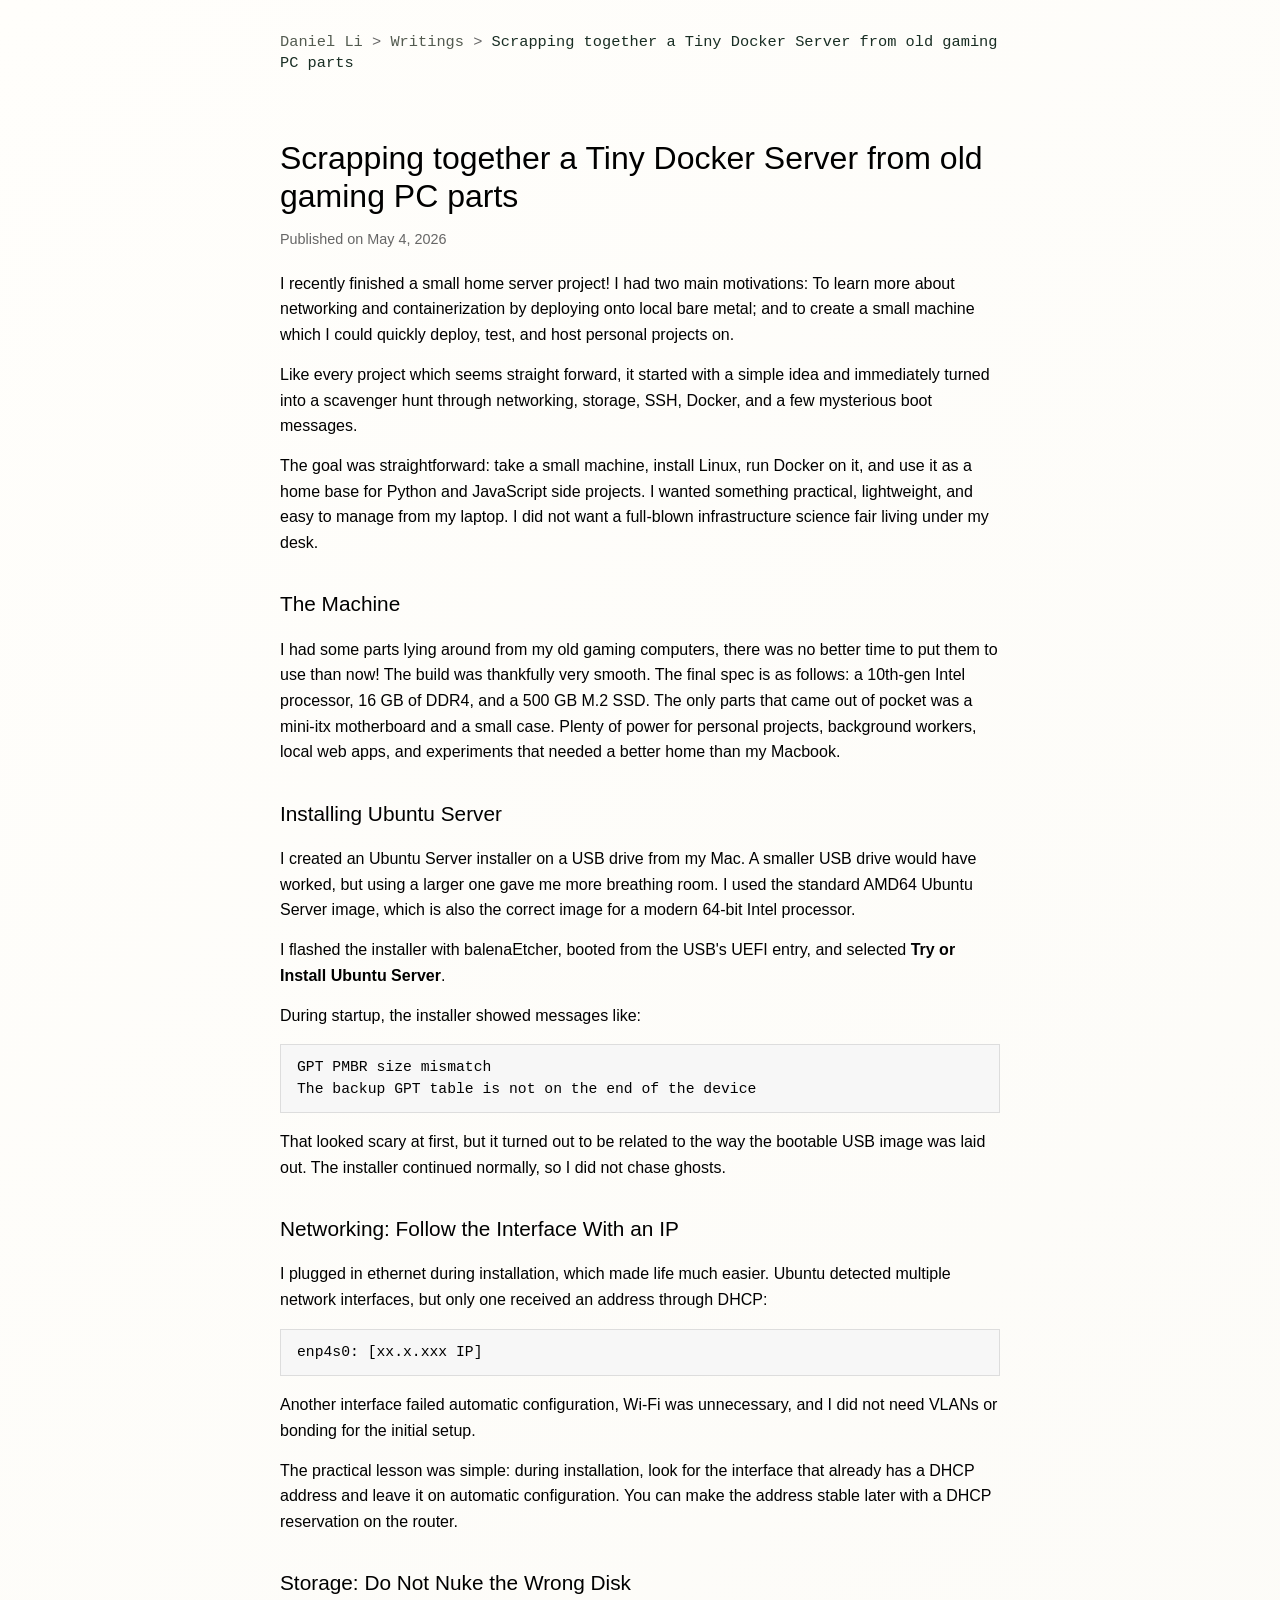
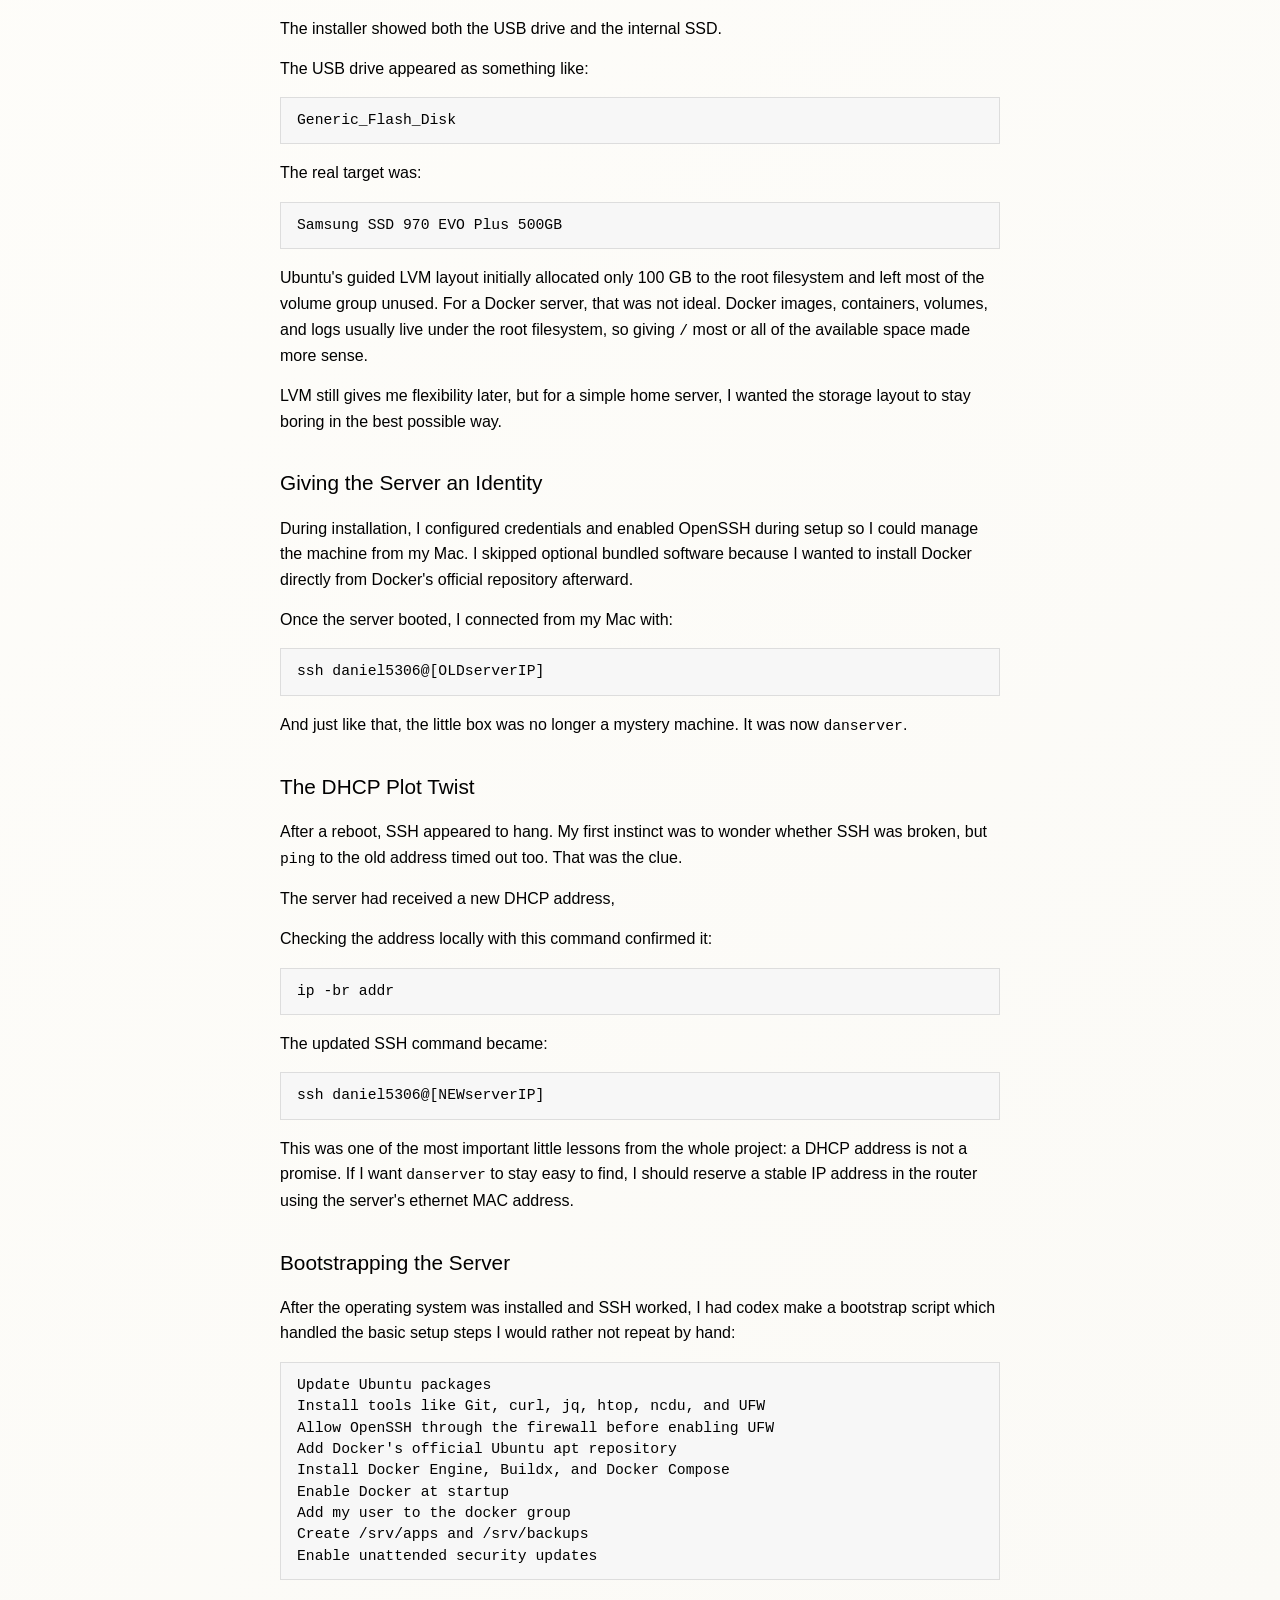
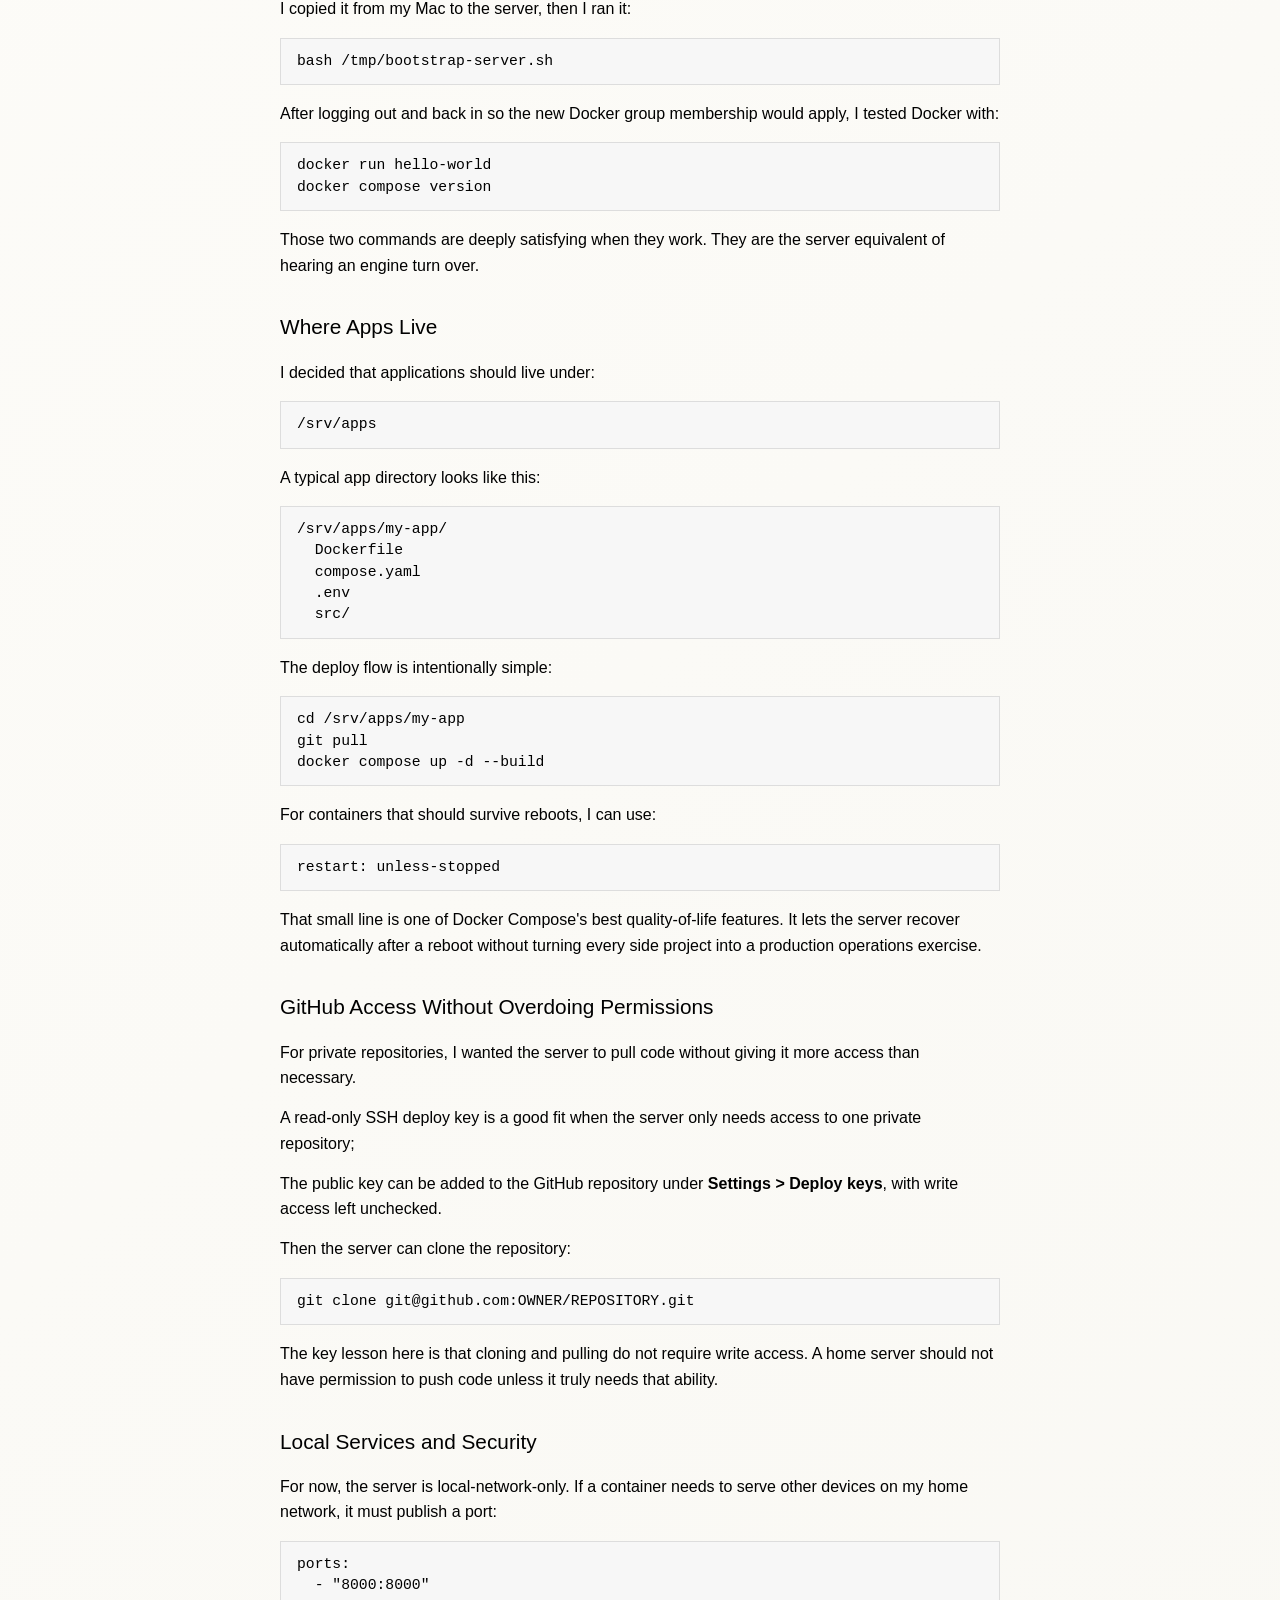
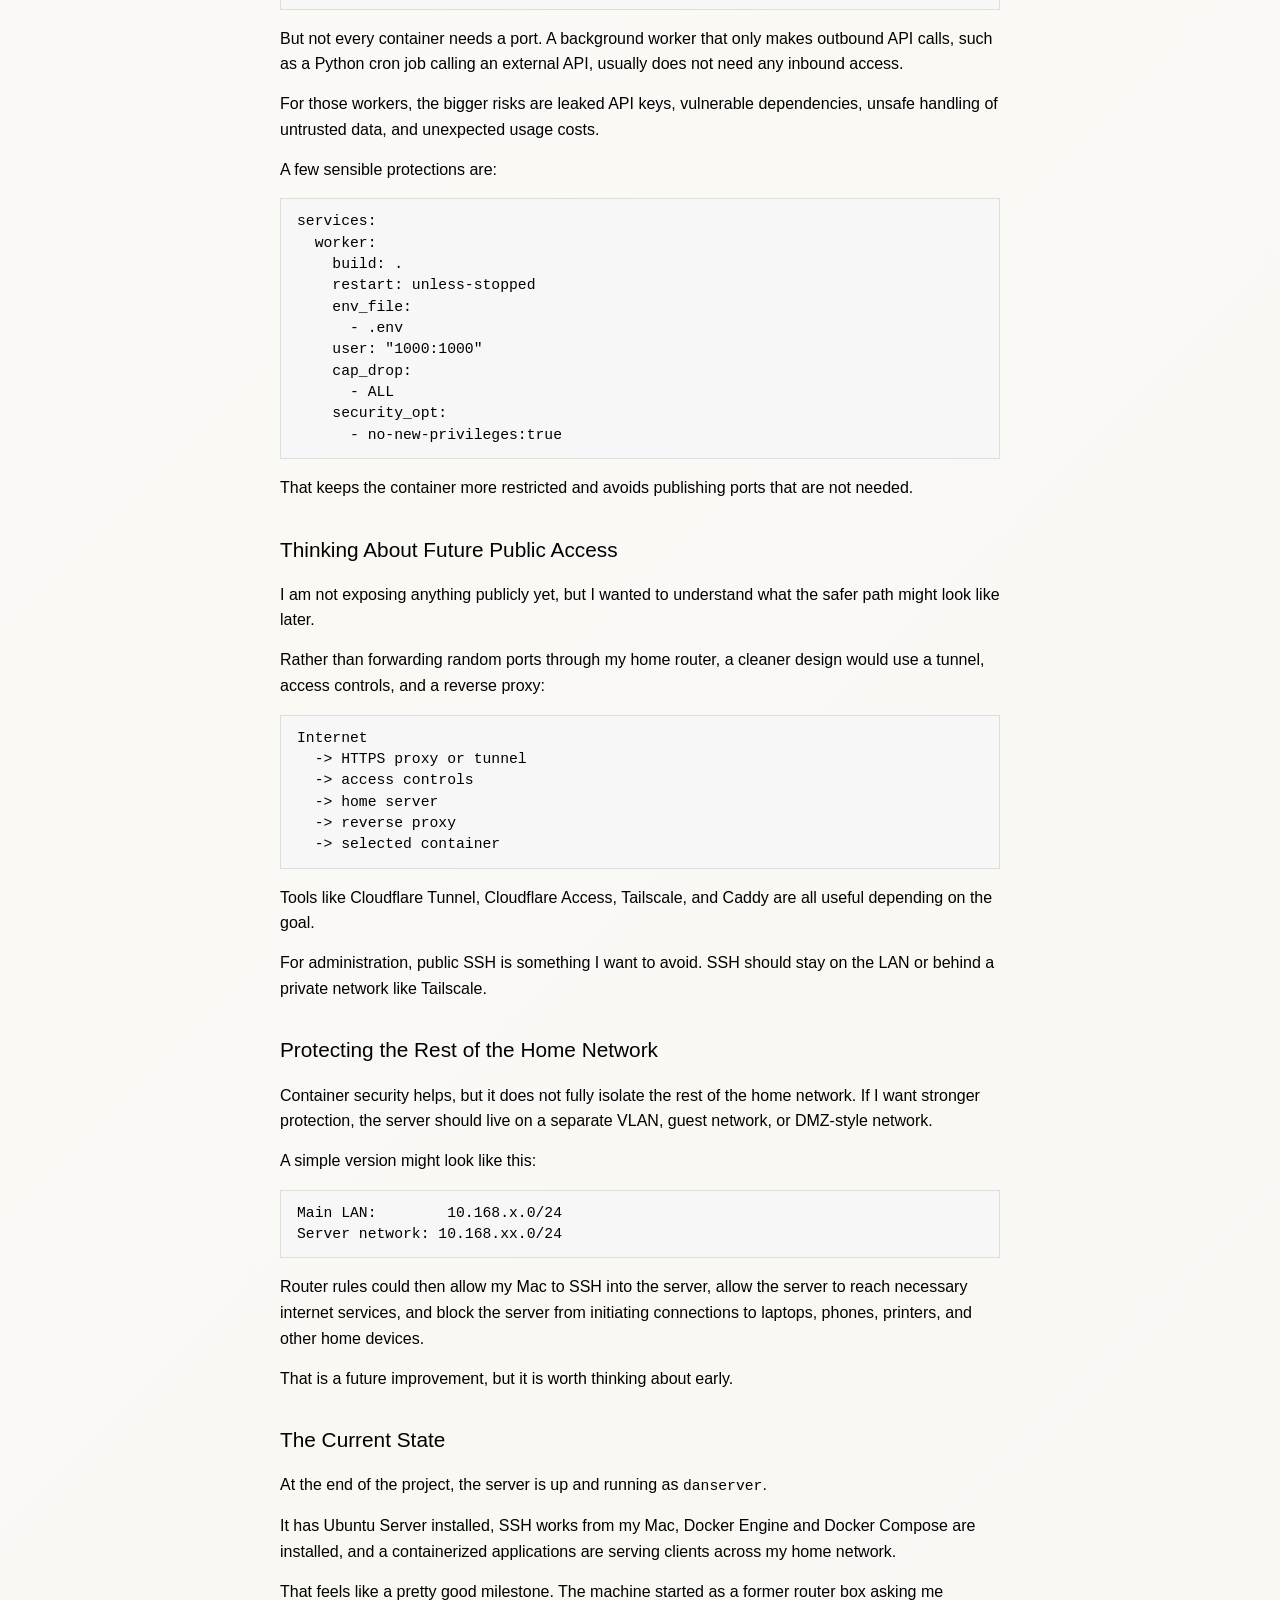
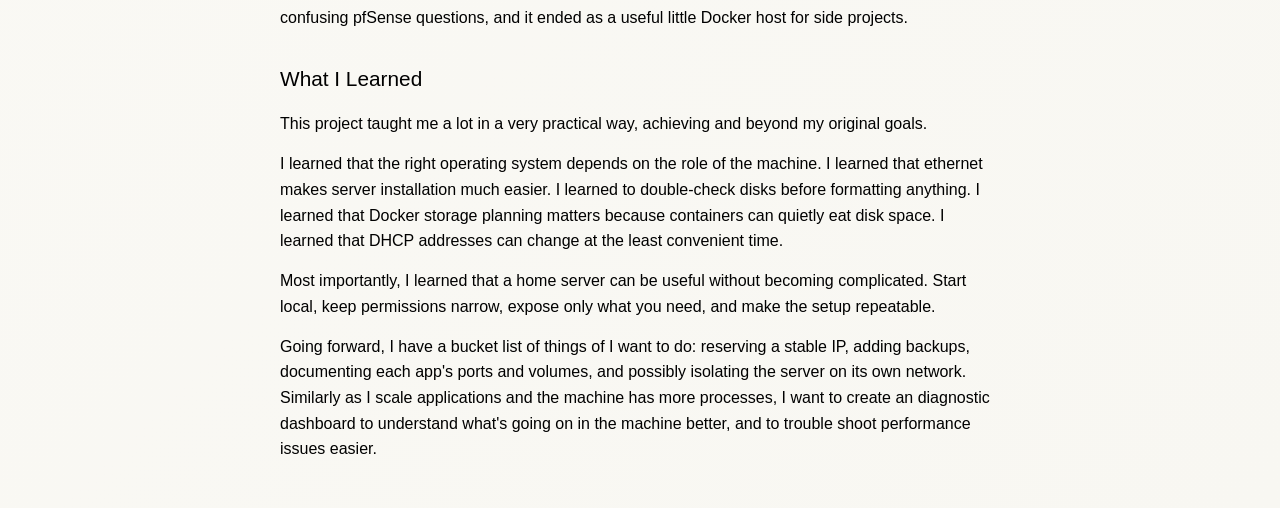
<file: Essay_Folder/scrapping-together-a-tiny-docker-server-from-old-gaming-pc-parts.html>
<!DOCTYPE html>
<html lang="en">
<head>
    <meta charset="UTF-8">
    <meta name="viewport" content="width=device-width, initial-scale=1.0">
    <title>Scrapping together a Tiny Docker Server from old gaming PC parts - Daniel Li</title>
    <meta name="post:title" content="Scrapping together a Tiny Docker Server from old gaming PC parts">
    <meta name="post:date" content="2026-05-04">
    <meta name="post:display-date" content="May 4, 2026">
    <meta name="post:excerpt" content="How I turned old gaming PC parts into a tiny Docker home server and what I learned about Linux, networking, and deployment along the way.">
    <link rel="icon" type="image/webp" href="../favicon.webp">
    <link rel="stylesheet" href="../styles.css?v=detail-layout">
</head>
<body class="detail-page">
    <header>
        <div class="breadcrumb">
            <a href="../index.html">Daniel Li</a> &gt; <a href="../writings.html">Writings</a> &gt; <span>Scrapping together a Tiny Docker Server from old gaming PC parts</span>
        </div>
    </header>

    <main>
        <article>
            <h1>Scrapping together a Tiny Docker Server from old gaming PC parts</h1>
            <p class="article-meta">Published on May 4, 2026</p>

            <p>I recently finished a small home server project! I had two main motivations: To learn more about networking and containerization by deploying onto local bare metal; and to create a small machine which I could quickly deploy, test, and host personal projects on.</p>

<p>Like every project which seems straight forward, it started with a simple idea and immediately turned into a scavenger hunt through networking, storage, SSH, Docker, and a few mysterious boot messages.</p>

<p>The goal was straightforward: take a small machine, install Linux, run Docker on it, and use it as a home base for Python and JavaScript side projects. I wanted something practical, lightweight, and easy to manage from my laptop. I did not want a full-blown infrastructure science fair living under my desk.</p>

<h2>The Machine</h2>

<p>I had some parts lying around from my old gaming computers, there was no better time to put them to use than now! The build was thankfully very smooth. The final  spec is as follows: a 10th-gen Intel processor, 16 GB of DDR4, and a 500 GB M.2 SSD. The only parts that came out of pocket was a mini-itx motherboard and a small case. Plenty of power for personal projects, background workers, local web apps, and experiments that needed a better home than my Macbook.</p>

<h2>Installing Ubuntu Server</h2>

<p>I created an Ubuntu Server installer on a USB drive from my Mac. A smaller USB drive would have worked, but using a larger one gave me more breathing room. I used the standard AMD64 Ubuntu Server image, which is also the correct image for a modern 64-bit Intel processor.</p>

<p>I flashed the installer with balenaEtcher, booted from the USB&#x27;s UEFI entry, and selected <strong>Try or Install Ubuntu Server</strong>.</p>

<p>During startup, the installer showed messages like:</p>

<pre><code class="language-text">GPT PMBR size mismatch
The backup GPT table is not on the end of the device</code></pre>

<p>That looked scary at first, but it turned out to be related to the way the bootable USB image was laid out. The installer continued normally, so I did not chase ghosts.</p>

<h2>Networking: Follow the Interface With an IP</h2>

<p>I plugged in ethernet during installation, which made life much easier. Ubuntu detected multiple network interfaces, but only one received an address through DHCP:</p>

<pre><code class="language-text">enp4s0: [xx.x.xxx IP]</code></pre>

<p>Another interface failed automatic configuration, Wi-Fi was unnecessary, and I did not need VLANs or bonding for the initial setup.</p>

<p>The practical lesson was simple: during installation, look for the interface that already has a DHCP address and leave it on automatic configuration. You can make the address stable later with a DHCP reservation on the router.</p>

<h2>Storage: Do Not Nuke the Wrong Disk</h2>

<p>The installer showed both the USB drive and the internal SSD.</p>

<p>The USB drive appeared as something like:</p>

<pre><code class="language-text">Generic_Flash_Disk</code></pre>

<p>The real target was:</p>

<pre><code class="language-text">Samsung SSD 970 EVO Plus 500GB</code></pre>

<p>Ubuntu&#x27;s guided LVM layout initially allocated only 100 GB to the root filesystem and left most of the volume group unused. For a Docker server, that was not ideal. Docker images, containers, volumes, and logs usually live under the root filesystem, so giving <code>/</code> most or all of the available space made more sense.</p>

<p>LVM still gives me flexibility later, but for a simple home server, I wanted the storage layout to stay boring in the best possible way.</p>

<h2>Giving the Server an Identity</h2>

<p>During installation, I configured credentials and enabled OpenSSH during setup so I could manage the machine from my Mac. I skipped optional bundled software because I wanted to install Docker directly from Docker&#x27;s official repository afterward.</p>

<p>Once the server booted, I connected from my Mac with:</p>

<pre><code class="language-bash">ssh daniel5306@[OLDserverIP]</code></pre>

<p>And just like that, the little box was no longer a mystery machine. It was now <code>danserver</code>.</p>

<h2>The DHCP Plot Twist</h2>

<p>After a reboot, SSH appeared to hang. My first instinct was to wonder whether SSH was broken, but <code>ping</code> to the old address timed out too. That was the clue.</p>

<p>The server had received a new DHCP address,</p>

<p>Checking the address locally with this command confirmed it:</p>

<pre><code class="language-bash">ip -br addr</code></pre>

<p>The updated SSH command became:</p>

<pre><code class="language-bash">ssh daniel5306@[NEWserverIP]</code></pre>

<p>This was one of the most important little lessons from the whole project: a DHCP address is not a promise. If I want <code>danserver</code> to stay easy to find, I should reserve a stable IP address in the router using the server&#x27;s ethernet MAC address.</p>

<h2>Bootstrapping the Server</h2>

<p>After the operating system was installed and SSH worked, I had codex make a bootstrap script which handled the basic setup steps I would rather not repeat by hand:</p>

<pre><code class="language-text">Update Ubuntu packages
Install tools like Git, curl, jq, htop, ncdu, and UFW
Allow OpenSSH through the firewall before enabling UFW
Add Docker&#x27;s official Ubuntu apt repository
Install Docker Engine, Buildx, and Docker Compose
Enable Docker at startup
Add my user to the docker group
Create /srv/apps and /srv/backups
Enable unattended security updates</code></pre>

<p>I copied it from my Mac to the server, then I ran it:</p>

<pre><code class="language-bash">bash /tmp/bootstrap-server.sh</code></pre>

<p>After logging out and back in so the new Docker group membership would apply, I tested Docker with:</p>

<pre><code class="language-bash">docker run hello-world
docker compose version</code></pre>

<p>Those two commands are deeply satisfying when they work. They are the server equivalent of hearing an engine turn over.</p>

<h2>Where Apps Live</h2>

<p>I decided that applications should live under:</p>

<pre><code class="language-text">/srv/apps</code></pre>

<p>A typical app directory looks like this:</p>

<pre><code class="language-text">/srv/apps/my-app/
  Dockerfile
  compose.yaml
  .env
  src/</code></pre>

<p>The deploy flow is intentionally simple:</p>

<pre><code class="language-bash">cd /srv/apps/my-app
git pull
docker compose up -d --build</code></pre>

<p>For containers that should survive reboots, I can use:</p>

<pre><code class="language-yaml">restart: unless-stopped</code></pre>

<p>That small line is one of Docker Compose&#x27;s best quality-of-life features. It lets the server recover automatically after a reboot without turning every side project into a production operations exercise.</p>

<h2>GitHub Access Without Overdoing Permissions</h2>

<p>For private repositories, I wanted the server to pull code without giving it more access than necessary.</p>

<p>A read-only SSH deploy key is a good fit when the server only needs access to one private repository;</p>

<p>The public key can be added to the GitHub repository under <strong>Settings &gt; Deploy keys</strong>, with write access left unchecked.</p>

<p>Then the server can clone the repository:</p>

<pre><code class="language-bash">git clone git@github.com:OWNER/REPOSITORY.git</code></pre>

<p>The key lesson here is that cloning and pulling do not require write access. A home server should not have permission to push code unless it truly needs that ability.</p>

<h2>Local Services and Security</h2>

<p>For now, the server is local-network-only. If a container needs to serve other devices on my home network, it must publish a port:</p>

<pre><code class="language-yaml">ports:
  - &quot;8000:8000&quot;</code></pre>

<p>But not every container needs a port. A background worker that only makes outbound API calls, such as a Python cron job calling an external API, usually does not need any inbound access.</p>

<p>For those workers, the bigger risks are leaked API keys, vulnerable dependencies, unsafe handling of untrusted data, and unexpected usage costs.</p>

<p>A few sensible protections are:</p>

<pre><code class="language-yaml">services:
  worker:
    build: .
    restart: unless-stopped
    env_file:
      - .env
    user: &quot;1000:1000&quot;
    cap_drop:
      - ALL
    security_opt:
      - no-new-privileges:true</code></pre>

<p>That keeps the container more restricted and avoids publishing ports that are not needed.</p>

<h2>Thinking About Future Public Access</h2>

<p>I am not exposing anything publicly yet, but I wanted to understand what the safer path might look like later.</p>

<p>Rather than forwarding random ports through my home router, a cleaner design would use a tunnel, access controls, and a reverse proxy:</p>

<pre><code class="language-text">Internet
  -&gt; HTTPS proxy or tunnel
  -&gt; access controls
  -&gt; home server
  -&gt; reverse proxy
  -&gt; selected container</code></pre>

<p>Tools like Cloudflare Tunnel, Cloudflare Access, Tailscale, and Caddy are all useful depending on the goal.</p>

<p>For administration, public SSH is something I want to avoid. SSH should stay on the LAN or behind a private network like Tailscale.</p>

<h2>Protecting the Rest of the Home Network</h2>

<p>Container security helps, but it does not fully isolate the rest of the home network. If I want stronger protection, the server should live on a separate VLAN, guest network, or DMZ-style network.</p>

<p>A simple version might look like this:</p>

<pre><code class="language-text">Main LAN:        10.168.x.0/24
Server network: 10.168.xx.0/24</code></pre>

<p>Router rules could then allow my Mac to SSH into the server, allow the server to reach necessary internet services, and block the server from initiating connections to laptops, phones, printers, and other home devices.</p>

<p>That is a future improvement, but it is worth thinking about early.</p>

<h2>The Current State</h2>

<p>At the end of the project, the server is up and running as <code>danserver</code>.</p>

<p>It has Ubuntu Server installed, SSH works from my Mac, Docker Engine and Docker Compose are installed, and a containerized applications are serving clients across my home network.</p>

<p>That feels like a pretty good milestone. The machine started as a former router box asking me confusing pfSense questions, and it ended as a useful little Docker host for side projects.</p>

<h2>What I Learned</h2>

<p>This project taught me a lot in a very practical way, achieving and beyond my original goals.</p>

<p>I learned that the right operating system depends on the role of the machine. I learned that ethernet makes server installation much easier. I learned to double-check disks before formatting anything. I learned that Docker storage planning matters because containers can quietly eat disk space. I learned that DHCP addresses can change at the least convenient time.</p>

<p>Most importantly, I learned that a home server can be useful without becoming complicated. Start local, keep permissions narrow, expose only what you need, and make the setup repeatable.</p>

<p>Going forward, I have a bucket list of things of I want to do: reserving a stable IP, adding backups, documenting each app&#x27;s ports and volumes, and possibly isolating the server on its own network. Similarly as I scale applications and the machine has more processes, I want to create an diagnostic dashboard to understand what&#x27;s going on in the machine better, and to trouble shoot performance issues easier.</p>
        </article>
    </main>
</body>
</html>
</file>
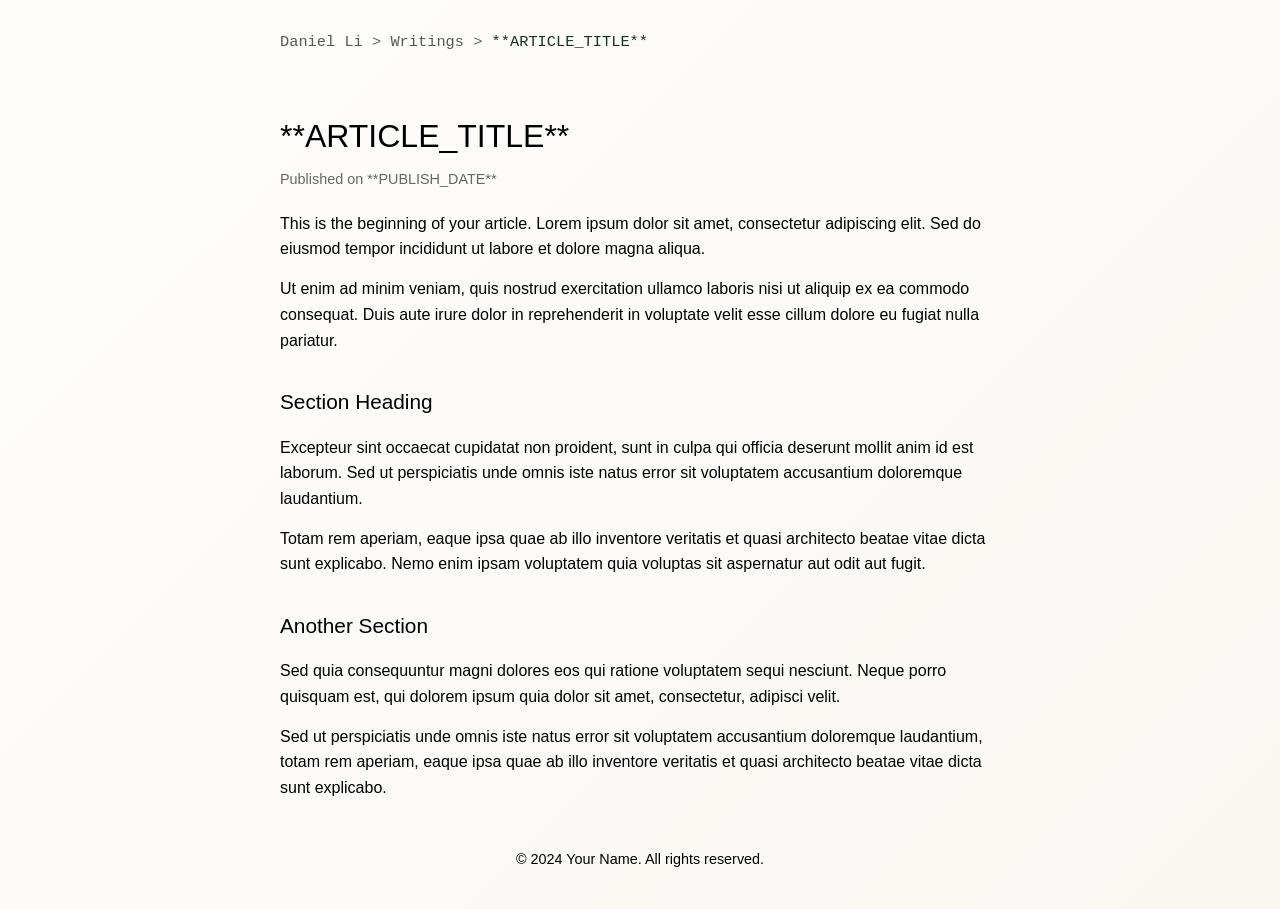
<file: Essay_Folder/TEMPLATE.html>
<!--

BEFORE PUBLISHING:

REPLACE ALL    **ARTICLE_TITLE**    WITH THE RIGHT TITLE
REPLACE ALL    **PUBLISH_DATE**     WITH THE RIGHT DATE

-->


<!DOCTYPE html>
<html lang="en">
<head>
    <meta charset="UTF-8">
    <meta name="viewport" content="width=device-width, initial-scale=1.0">
    <title>**ARTICLE_TITLE** - Daniel Li</title>
    <link rel="icon" type="image/webp" href="../favicon.webp">
    <link rel="stylesheet" href="../styles.css?v=detail-layout">
</head>
<body class="detail-page">
    <header>
        <div class="breadcrumb">
            <a href="../index.html">Daniel Li</a> > <a href="../writings.html">Writings</a> > <span>**ARTICLE_TITLE**</span>
        </div>
    </header>

    <main>
        <article>
            <h1>**ARTICLE_TITLE**</h1>
            <p class="article-meta">Published on **PUBLISH_DATE**</p>
            
            <p>This is the beginning of your article. Lorem ipsum dolor sit amet, consectetur adipiscing elit. Sed do eiusmod tempor incididunt ut labore et dolore magna aliqua.</p>
            
            <p>Ut enim ad minim veniam, quis nostrud exercitation ullamco laboris nisi ut aliquip ex ea commodo consequat. Duis aute irure dolor in reprehenderit in voluptate velit esse cillum dolore eu fugiat nulla pariatur.</p>
            
            <h2>Section Heading</h2>
            
            <p>Excepteur sint occaecat cupidatat non proident, sunt in culpa qui officia deserunt mollit anim id est laborum. Sed ut perspiciatis unde omnis iste natus error sit voluptatem accusantium doloremque laudantium.</p>
            
            <p>Totam rem aperiam, eaque ipsa quae ab illo inventore veritatis et quasi architecto beatae vitae dicta sunt explicabo. Nemo enim ipsam voluptatem quia voluptas sit aspernatur aut odit aut fugit.</p>
            
            <h2>Another Section</h2>
            
            <p>Sed quia consequuntur magni dolores eos qui ratione voluptatem sequi nesciunt. Neque porro quisquam est, qui dolorem ipsum quia dolor sit amet, consectetur, adipisci velit.</p>
            
            <p>Sed ut perspiciatis unde omnis iste natus error sit voluptatem accusantium doloremque laudantium, totam rem aperiam, eaque ipsa quae ab illo inventore veritatis et quasi architecto beatae vitae dicta sunt explicabo.</p>
        </article>
    </main>

    <footer>
        <p>&copy; 2024 Your Name. All rights reserved.</p>
    </footer>
</body>
</html>
</file>
<file: styles.css>
/* Ultra-minimal styling - like a Word document with hyperlinks */

html {
    min-height: 100%;
    background: linear-gradient(135deg, #fffefb 0%, #fbfaf6 55%, #f8f7f2 100%);
}

body {
    font-family: -apple-system, BlinkMacSystemFont, "Segoe UI", Roboto, "Helvetica Neue", Arial, sans-serif;
    line-height: 1.4;
    color: #000;
    background: transparent;
    max-width: 800px;
    margin: 0 auto;
    padding: 2rem;
}

/* Header */
.header-content {
    display: flex;
    align-items: center;
    gap: 1rem;
    margin-bottom: 2rem;
}

/* Breadcrumb navigation */
.breadcrumb {
    margin-bottom: 1rem;
    color: #666;
}

.breadcrumb a {
    color: #535b50;
    text-decoration: none;
}

.breadcrumb span {
    color: #192e24;
}

.profile-icon {
    width: 90px;
    height: 90px;
    object-fit: cover;
    border-radius: 18%;
}

header h1 {
    font-size: 1.5rem;
    font-weight: normal;
    margin: 0;
}

/* Navigation */
nav {
    margin-bottom: 2rem;
}

nav a {
    color: #0A3463;
    text-decoration: underline;
    margin-right: 1rem;
}

nav a:hover {
    color: #0A3463;
}

/* Links */
a {
    color: #0A3463;
    text-decoration: underline;
}

a:hover {
    color: #0A3463;
}

/* Headings */
h2 {
    font-size: 1.3rem;
    font-weight: normal;
    margin: 2rem 0 1rem 0;
}

h3 {
    font-size: 1.1rem;
    font-weight: normal;
    margin: 1.5rem 0 0.5rem 0;
}

h4 {
    font-size: 1rem;
    font-weight: normal;
    margin: 1rem 0 0.5rem 0;
}

/* Paragraphs */
p {
    margin: 0.5rem 0;
}

.article-meta {
    color: #666;
    font-size: 0.9rem;
    margin-bottom: 1.25rem;
}

pre {
    overflow-x: auto;
    padding: 0.75rem 1rem;
    margin: 1rem 0;
    border: 1px solid #ddd;
    background-color: #f7f7f7;
    font-family: "SFMono-Regular", Consolas, "Liberation Mono", Menlo, monospace;
    font-size: 0.92rem;
    line-height: 1.45;
}

code {
    font-family: "SFMono-Regular", Consolas, "Liberation Mono", Menlo, monospace;
    font-size: 0.92em;
}

pre code {
    font-size: inherit;
}

.article-figure {
    margin: 1.5rem 0;
}

.article-figure img {
    display: block;
    width: 100%;
    height: auto;
}

.article-figure figcaption {
    margin-top: 0.5rem;
    color: #555;
    font-size: 0.9rem;
}

.references-list {
    padding-left: 1.5rem;
}

.references-list li {
    margin-bottom: 0.75rem;
}

/* Lists */
ul {
    margin: 0.5rem 0;
    padding-left: 2rem;
}

li {
    margin: 0.25rem 0;
}

/* Navigation links on homepage */
.nav-links {
    list-style: none;
    padding: 0;
}

.nav-links li {
    margin: 0.5rem 0;
    padding: 0;
}

.nav-links a {
    color: #0A3463;
    text-decoration: underline;
}

.nav-links p {
    margin: 0.25rem 0 0 0;
    color: #000;
    font-size: 0.9rem;
}

/* Projects */
.project-card {
    margin: 1rem 0;
}

.project-links {
    margin: 0.5rem 0;
}

.btn {
    color: #0A3463;
    text-decoration: underline;
    margin-right: 1rem;
}

/* CCC research workflow */
.ccc-workflow {
    margin: 1.5rem 0;
    font-size: 0.9rem;
    line-height: 1.5;
}

.ccc-evidence {
    display: grid;
    gap: 0.15rem;
    padding: 1rem;
    border: 1px solid #cdd6df;
    border-radius: 6px;
    background: #f1f5f8;
    text-align: center;
}

.ccc-evidence span,
.ccc-steps span {
    display: block;
    color: #4b5058;
    font-size: 0.85rem;
}

.ccc-loops {
    display: grid;
    grid-template-columns: repeat(2, minmax(0, 1fr));
    gap: 1rem;
    margin: 1rem 0;
}

.ccc-loop {
    --loop-accent: #685275;
    display: flex;
    flex-direction: column;
    padding: 1rem;
    border: 1px solid #ded4e3;
    border-top: 3px solid var(--loop-accent);
    border-radius: 6px;
    background: #f8f5fa;
}

.ccc-loop-fixing {
    --loop-accent: #38665f;
    border-color: #cbded8;
    border-top-color: var(--loop-accent);
    background: #f2f8f5;
}

.ccc-loop-label {
    margin: 0;
    color: var(--loop-accent);
    font-size: 0.75rem;
}

.ccc-loop h4 {
    margin: 0.3rem 0 1rem;
    font-weight: 600;
}

.ccc-steps {
    flex: 1;
    margin: 0;
    padding: 0;
    list-style: none;
}

.ccc-steps li {
    position: relative;
    margin: 0 0 1.5rem;
    padding: 0.7rem 0.8rem;
    border: 1px solid #ddd;
    border-radius: 4px;
    background: #fffefb;
}

.ccc-steps li:not(:last-child)::after {
    position: absolute;
    top: 100%;
    left: 50%;
    color: var(--loop-accent);
    content: "\2193";
    line-height: 1.5rem;
}

.ccc-steps li:last-child {
    margin-bottom: 0;
}

.ccc-repeat {
    margin: 1rem 0 0;
    color: var(--loop-accent);
    font-size: 0.8rem;
}

.ccc-feedback {
    display: flex;
    flex-wrap: wrap;
    align-items: baseline;
    justify-content: center;
    gap: 0.35rem 0.65rem;
    padding: 0.85rem;
    border-top: 1px solid #cdd6df;
    border-bottom: 1px solid #cdd6df;
    color: #344c60;
    font-size: 0.8rem;
}

.ccc-workflow figcaption {
    margin-top: 0.7rem;
    color: #555;
    font-size: 0.8rem;
}

@media (max-width: 600px) {
    .ccc-loops {
        grid-template-columns: 1fr;
    }

    .ccc-feedback {
        flex-direction: column;
        align-items: center;
        text-align: center;
    }

    .ccc-feedback [aria-hidden="true"] {
        transform: rotate(90deg);
    }
}

/* Writings */
.year-section {
    margin: 2rem 0;
}

.year-section h2 {
    font-size: 1.8rem;
    font-weight: normal;
    margin: 2rem 0 1rem 0;
    color: #000;
}

.article-item {
    margin: 1rem 0;
    padding-left: 1rem;
}

.article-item h3 {
    margin: 0.5rem 0;
}

.writing-excerpt {
    color: #000;
    font-size: 0.95rem;
    margin: 0.25rem 0;
}

/* Photographs */
.photo-item {
    margin: 1rem 0;
}

.gallery-photo {
    width: 100%;
    max-width: 400px;
    height: auto;
    margin: 0.5rem 0;
}

.photo-caption {
    color: #000;
    font-size: 0.9rem;
    font-style: italic;
}

/* Footer */
footer {
    margin-top: 3rem;
    text-align: center;
    color: #000;
    font-size: 0.9rem;
}

/* Page headers */
.page-header {
    margin-bottom: 1.5rem;
}

.page-header h2 {
    margin-bottom: 0.5rem;
}

.page-header p {
    color: #000;
    font-size: 0.95rem;
}

.detail-page {
    max-width: 720px;
}

.detail-page .breadcrumb {
    margin-bottom: 0;
    overflow-wrap: anywhere;
}

.detail-page > main {
    padding-top: clamp(2rem, 6vw, 4rem);
    line-height: 1.6;
    overflow-wrap: anywhere;
}

.detail-page .page-header h2,
.detail-page article > h1 {
    margin: 0 0 0.75rem;
    font-size: clamp(1.65rem, 3vw, 2rem);
    font-weight: normal;
    line-height: 1.2;
}

.detail-page .project-card > p,
.detail-page article > p:not(.article-meta) {
    margin: 0.9rem 0;
}

.homepage {
    --home-font-increase: 1pt;
    max-width: none;
    min-height: 100svh;
    padding: 0;
    display: flex;
    flex-direction: column;
    isolation: isolate;
    background: #f5f5ef;
}

.homepage .pond {
    position: fixed;
    inset: 0;
    z-index: -1;
    margin: 0;
}

.pond canvas {
    display: block;
    width: 100%;
    height: 100%;
    pointer-events: none;
}

.pond-pod {
    position: absolute;
    transform: translate(-50%, -50%);
    padding: 0;
    border: 0;
    border-radius: 50%;
    background: transparent;
    cursor: pointer;
}

.pond-pod:focus-visible {
    outline: 2px solid #83915c;
    outline-offset: 3px;
}

.pond-pod:disabled {
    cursor: default;
}

.home-header {
    padding: 1.5rem 1.25rem;
    pointer-events: none;
}

.section-page {
    padding-top: 0;
}

.section-page .home-header {
    margin-inline: -2rem;
}

.section-page > main {
    padding-top: 2rem;
}

.home-header nav,
.breadcrumb,
.gallery-tab,
.gallery-view-toggle {
    font-family: "Courier New", Courier, monospace;
    font-size: calc(1rem - 0.5pt);
}

.home-header nav {
    display: flex;
    justify-content: center;
    flex-wrap: wrap;
    gap: 0.5rem 2.25rem;
    margin: 0;
}

.home-header a {
    margin: 0;
    padding: 0.5rem 0;
    color: #535b50;
    text-decoration: none;
    pointer-events: auto;
}

.home-header a[aria-current],
.home-header a:hover,
.breadcrumb a:hover,
.breadcrumb a:focus-visible {
    color: #192e24;
    text-decoration: underline;
    text-underline-offset: 5px;
}

.home-main {
    display: flex;
    align-items: center;
    justify-content: center;
    flex: 1;
    box-sizing: border-box;
    width: min(100%, 960px);
    margin: 0 auto;
    padding: 1rem 2rem 5.5rem;
    pointer-events: none;
}

.home-intro {
    max-width: 680px;
    font-size: calc(0.95rem + 0.5pt);
    line-height: 1.55;
    pointer-events: none;
}

.home-intro p {
    pointer-events: auto;
}

.home-intro .header-content {
    flex-direction: row;
    justify-content: flex-start;
    gap: 0.75rem;
    margin-bottom: 1rem;
}

.home-intro .profile-icon {
    width: 64px;
    height: 64px;
}

.home-intro h1 {
    margin: 0;
    font-size: calc(1.55rem + var(--home-font-increase));
    font-weight: normal;
}

.home-intro .home-contact {
    display: flex;
    flex-wrap: wrap;
    justify-content: space-between;
    gap: 0.5rem 1.5rem;
    margin-top: 1rem;
    color: #535b50;
    font-size: calc(0.85rem + var(--home-font-increase));
    overflow-wrap: anywhere;
}

@media (max-width: 600px) {
    body.homepage {
        padding: 0;
    }

    .home-header nav {
        gap: 0.25rem 1.25rem;
    }

    .home-header nav,
    .breadcrumb,
    .gallery-tab,
    .gallery-view-toggle {
        font-size: calc(0.9rem - 0.5pt);
    }

    .home-main {
        padding: max(23svh, 132px) 1.25rem 1rem;
    }

    .home-intro {
        font-size: calc(0.88rem + 0.5pt);
    }
}

/* Gallery collections */
.gallery-tabs {
    display: grid;
    grid-template-columns: repeat(2, minmax(0, 1fr));
    justify-items: center;
    margin: 0 0 1rem;
}

.gallery-tab {
    border: 0;
    background: transparent;
    padding: 0.35rem 0;
    color: #0A3463;
    cursor: pointer;
}

.gallery-tab:hover,
.gallery-tab[aria-selected="true"] {
    color: #192e24;
    text-decoration: underline;
    text-underline-offset: 5px;
}

.gallery-tab:focus-visible {
    outline: 2px solid #2457a7;
    outline-offset: 3px;
}

.gallery-panel[hidden] {
    display: none;
}

.gallery-panel-header {
    text-align: right;
    margin-bottom: 1.25rem;
}

/* Collage gallery */
.gallery {
    margin: 2rem 0;
    max-width: 100%;
}

.gallery-heading {
    display: flex;
    align-items: center;
    justify-content: space-between;
    gap: 1rem;
}

.gallery-heading h2 {
    margin: 0;
}

.gallery-view-toggle {
    line-height: 1.2;
    color: #0A3463;
    background: none;
    border: 0;
    border-radius: 0;
    padding: 0;
    text-decoration: underline;
    cursor: pointer;
}

.gallery-view-toggle:hover {
    color: #0A3463;
}

.gallery-view-toggle:disabled {
    color: #666;
    text-decoration: none;
    cursor: not-allowed;
    opacity: 0.7;
}

.gallery-grid {
    display: grid;
    grid-template-columns: 1fr;
    gap: 1rem;
}

.gallery-tile {
    margin: 0;
    aspect-ratio: 3 / 4;
    overflow: hidden;
    border-radius: 4px;
    content-visibility: auto;
}

.gallery-tile img {
    display: block;
    width: 100%;
    height: 100%;
    object-fit: cover;
}

.photo-open {
    display: block;
    width: 100%;
    height: 100%;
    padding: 0;
    border: 0;
    background: transparent;
    cursor: zoom-in;
}

.photo-open:focus-visible {
    outline: 2px solid #2457a7;
    outline-offset: -2px;
}

.painting-status {
    margin: 2.5rem 0;
    color: #746c62;
    font-size: 0.9rem;
    text-align: center;
}

.painting-status.is-error {
    color: #8a2d24;
}

.painting-grid {
    --painting-gap: 1rem;
    display: block;
}

.painting-row {
    display: flex;
    align-items: flex-start;
    gap: var(--painting-gap);
    width: 100%;
    margin-bottom: var(--painting-gap);
}

.painting-row:last-child {
    margin-bottom: 0;
}

.painting-tile {
    flex-grow: var(--painting-ratio, 1.5);
    flex-basis: 0;
    margin: 0;
    min-width: 0;
}

.painting-open {
    display: block;
    width: 100%;
    border: 0;
    background: transparent;
    padding: 0;
    cursor: zoom-in;
}

.painting-open img {
    display: block;
    box-sizing: border-box;
    width: 100%;
    height: auto;
    background: #eee9e1;
    border-radius: 4px;
    transition: transform 180ms ease;
}

.painting-open:hover img {
    transform: translateY(-2px);
}

.painting-open:focus-visible {
    outline: 2px solid #8b5e34;
    outline-offset: 5px;
}

.carousel-open {
    overflow: hidden;
}

.carousel-overlay {
    position: fixed;
    inset: 0;
    z-index: 1000;
    display: grid;
    grid-template-columns: minmax(44px, 84px) 1fr minmax(44px, 84px);
    align-items: center;
    gap: 0.8rem;
    padding: 1.5rem;
    background: rgba(8, 8, 10, 0.93);
    opacity: 0;
    pointer-events: none;
    transition: opacity 0.2s ease;
}

.carousel-overlay.is-open {
    opacity: 1;
    pointer-events: auto;
}

.carousel-overlay[hidden] {
    display: none;
}

.carousel-stage {
    grid-column: 2;
    margin: 0;
    display: flex;
    flex-direction: column;
    align-items: center;
    justify-content: center;
    min-height: 70vh;
    min-width: 0;
}

.carousel-stage img {
    max-width: 100%;
    max-height: min(84vh, 960px);
    width: auto;
    height: auto;
    object-fit: contain;
    box-shadow: 0 14px 44px rgba(0, 0, 0, 0.5);
    animation: carousel-pop 0.24s ease;
}

.carousel-overlay.has-caption .carousel-stage img {
    max-height: min(64vh, 760px);
}

.carousel-caption {
    box-sizing: border-box;
    width: min(100%, 62ch);
    margin-top: 1rem;
    color: rgba(255, 255, 255, 0.9);
    text-align: left;
}

.carousel-caption[hidden] {
    display: none;
}

.carousel-caption h2 {
    margin: 0 0 0.6rem;
    color: #fff;
    font-family: Georgia, "Times New Roman", serif;
    font-size: 1.2rem;
    font-weight: normal;
}

.carousel-metadata {
    display: grid;
    grid-template-columns: max-content minmax(0, 1fr);
    gap: 0.2rem 0.7rem;
    margin: 0;
    font-size: 0.82rem;
    line-height: 1.35;
}

.carousel-metadata dt {
    color: rgba(255, 255, 255, 0.58);
}

.carousel-metadata dd {
    min-width: 0;
    margin: 0;
}

.carousel-caption a {
    color: #fff;
    text-decoration-color: rgba(255, 255, 255, 0.65);
}

.carousel-source {
    display: inline-block;
    margin-top: 0.65rem;
    font-size: 0.78rem;
}

.carousel-nav {
    height: 3rem;
    width: 3rem;
    border: 0;
    border-radius: 50%;
    color: #fff;
    background: rgba(255, 255, 255, 0.16);
    font-size: 1.8rem;
    line-height: 1;
    cursor: pointer;
}

.carousel-nav:hover {
    background: rgba(255, 255, 255, 0.27);
}

.carousel-nav-prev {
    justify-self: start;
}

.carousel-nav-next {
    justify-self: end;
}

.carousel-close {
    position: absolute;
    top: 0.9rem;
    right: 1rem;
    width: 2.4rem;
    height: 2.4rem;
    border: 0;
    border-radius: 50%;
    background: rgba(255, 255, 255, 0.16);
    color: #fff;
    font-size: 1.6rem;
    line-height: 1;
    cursor: pointer;
}

.carousel-close:hover {
    background: rgba(255, 255, 255, 0.27);
}

.carousel-count {
    position: absolute;
    left: 50%;
    bottom: 1rem;
    transform: translateX(-50%);
    margin: 0;
    color: rgba(255, 255, 255, 0.9);
    font-size: 0.95rem;
    letter-spacing: 0.03em;
}

@keyframes carousel-pop {
    from {
        opacity: 0;
        transform: scale(0.97);
    }
    to {
        opacity: 1;
        transform: scale(1);
    }
}

@media (min-width: 768px) {
    .gallery-grid {
        grid-template-columns: repeat(2, minmax(0, 1fr));
        grid-auto-rows: 105px;
        grid-auto-flow: dense;
        gap: 1rem;
    }

    .gallery-tile {
        aspect-ratio: auto;
        grid-row: span 4;
    }

    .tile-01, .tile-04, .tile-08, .tile-11 { grid-column: span 2; }
    .tile-01, .tile-02, .tile-05, .tile-07, .tile-10, .tile-11 { grid-row: span 5; }
    .tile-03, .tile-06, .tile-08, .tile-09, .tile-12 { grid-row: span 4; }
}

@media (min-width: 1024px) {
    .gallery-grid {
        grid-template-columns: repeat(6, minmax(0, 1fr));
        grid-auto-rows: 72px;
        gap: 1rem;
    }

    .tile-01 { grid-column: 1 / span 2; grid-row: 1 / span 5; }
    .tile-02 { grid-column: 3 / span 1; grid-row: 2 / span 4; }
    .tile-03 { grid-column: 4 / span 2; grid-row: 1 / span 3; }
    .tile-04 { grid-column: 6 / span 1; grid-row: 1 / span 5; }
    .tile-05 { grid-column: 1 / span 1; grid-row: 6 / span 4; }
    .tile-06 { grid-column: 2 / span 2; grid-row: 6 / span 3; }
    .tile-07 { grid-column: 4 / span 1; grid-row: 5 / span 5; }
    .tile-08 { grid-column: 5 / span 2; grid-row: 6 / span 3; }
    .tile-09 { grid-column: 1 / span 2; grid-row: 10 / span 3; }
    .tile-10 { grid-column: 3 / span 1; grid-row: 9 / span 4; }
    .tile-11 { grid-column: 4 / span 2; grid-row: 10 / span 5; }
    .tile-12 { grid-column: 6 / span 1; grid-row: 9 / span 4; }

    .tile-02, .tile-07, .tile-10 {
        margin-top: 0.45rem;
    }

    .tile-05, .tile-12 {
        margin-top: 0.7rem;
    }
}

/* Responsive */
@media (max-width: 600px) {
    body {
        padding: 1rem;
    }
    
    .header-content {
        flex-direction: column;
        text-align: left;
        gap: 0.5rem;
    }

    .section-page .home-header {
        margin-inline: -1rem;
    }

    .painting-grid {
        --painting-gap: 0.8rem;
    }

    .carousel-overlay {
        grid-template-columns: 44px 1fr 44px;
        padding: 1rem 0.5rem 3rem;
    }

    .carousel-nav {
        width: 2.4rem;
        height: 2.4rem;
        font-size: 1.4rem;
    }

    .carousel-stage {
        min-height: 58vh;
    }

    .carousel-overlay.has-caption .carousel-stage {
        justify-content: flex-start;
        max-height: calc(100vh - 5rem);
        overflow-y: auto;
    }

    .carousel-overlay.has-caption .carousel-stage img {
        max-height: 54vh;
    }
}
</file>
